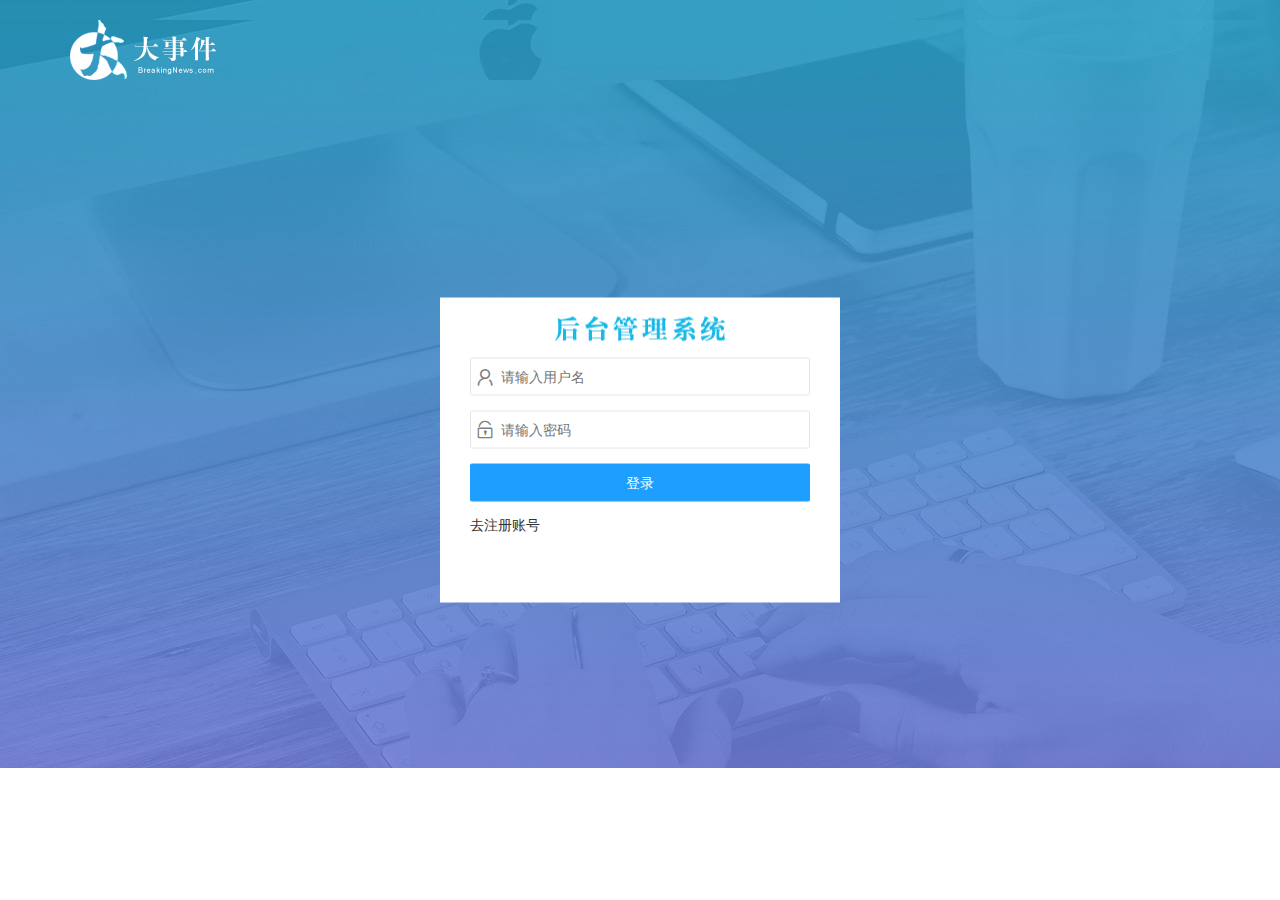
<file: index.html>
<!DOCTYPE html>
<html lang="en">

<head>
    <meta charset="UTF-8">
    <meta http-equiv="X-UA-Compatible" content="IE=edge">
    <meta name="viewport" content="width=device-width, height=device-height, initial-scale=1.0, user-scalable=yes">
    <title>大事件-登录/注册</title>
    <link rel="stylesheet" href="./assets/css/index.css">
    <link rel="stylesheet" href="./assets/lib/layui/css/layui.css">
    <script src="./assets/lib/jquery.js"></script>
    <script src="./assets/js/baseAPI.js"></script>
    <script src="./assets/js/index.js"></script>
    <script src="./assets/lib/layui/layui.all.js"></script>

</head>

<body>
    <div class="layui-main">
        <img src="./assets/images/logo.png" alt="">
    </div>
    <!-- 登录表格 -->
    <div class="login">
        <div class="tittle">
            <img src="./assets/images/login_title.png" alt="">
        </div>
        <form class="layui-form" action="" id="login">
            <div class="layui-form-item" style="padding:0 30px;">
                <!-- <div class="layui-input-block"> -->
                <i class="layui-icon layui-icon-username" style="font-size: 20px; color:grey;"></i>
                <input type="text" name="username" required lay-verify="required" placeholder="请输入用户名"
                    autocomplete="off" class="layui-input">
                <i class="layui-icon layui-icon-password" style="font-size: 20px; color: grey;"></i>
                <input type="text" name="password" required lay-verify="required|pwd" placeholder="请输入密码"
                    autocomplete="off" class="layui-input">
                <button class="layui-btn  layui-btn-normal layui-btn-fluid" lay-submit lay-filter="formDemo">登录</button>
            </div>
        </form>
        <div class="links">
            <a href="javascript:;" id="reg_link">去注册账号</a>
        </div>
    </div>
    <!-- 注册表格 -->
    <div class="reg">
        <div class="tittle">
            <img src="./assets/images/login_title.png" alt="">
        </div>
        <form class="layui-form" action="" id="reg_form">
            <div class="layui-form-item" style="padding:0 30px;">
                <!-- <div class="layui-input-block"> -->
                <i class="layui-icon layui-icon-username" style="font-size: 20px; color:grey;"></i>
                <input type="text" name="username" required lay-verify="required" placeholder="请输入用户名"
                    autocomplete="off" class="layui-input">
                <i class="layui-icon layui-icon-password" style="font-size: 20px; color: grey;"></i>
                <input type="text" name="password" required lay-verify="required|pwd" placeholder="请输入密码"
                    autocomplete="off" class="layui-input repassword">
                <i class="layui-icon layui-icon-password again" style="font-size: 20px; color: grey;"></i>
                <input type="text" name="repassword" required lay-verify="required|repwd" placeholder="请再次输入密码"
                    autocomplete="off" class="layui-input">
                <button class="layui-btn  layui-btn-normal layui-btn-fluid" lay-submit lay-filter="formDemo">注册</button>
            </div>
            <div class="links">
                <a href="javascript:;" id="log_link">去登录</a>
            </div>
        </form>
    </div>

</body>

</html>
</file>
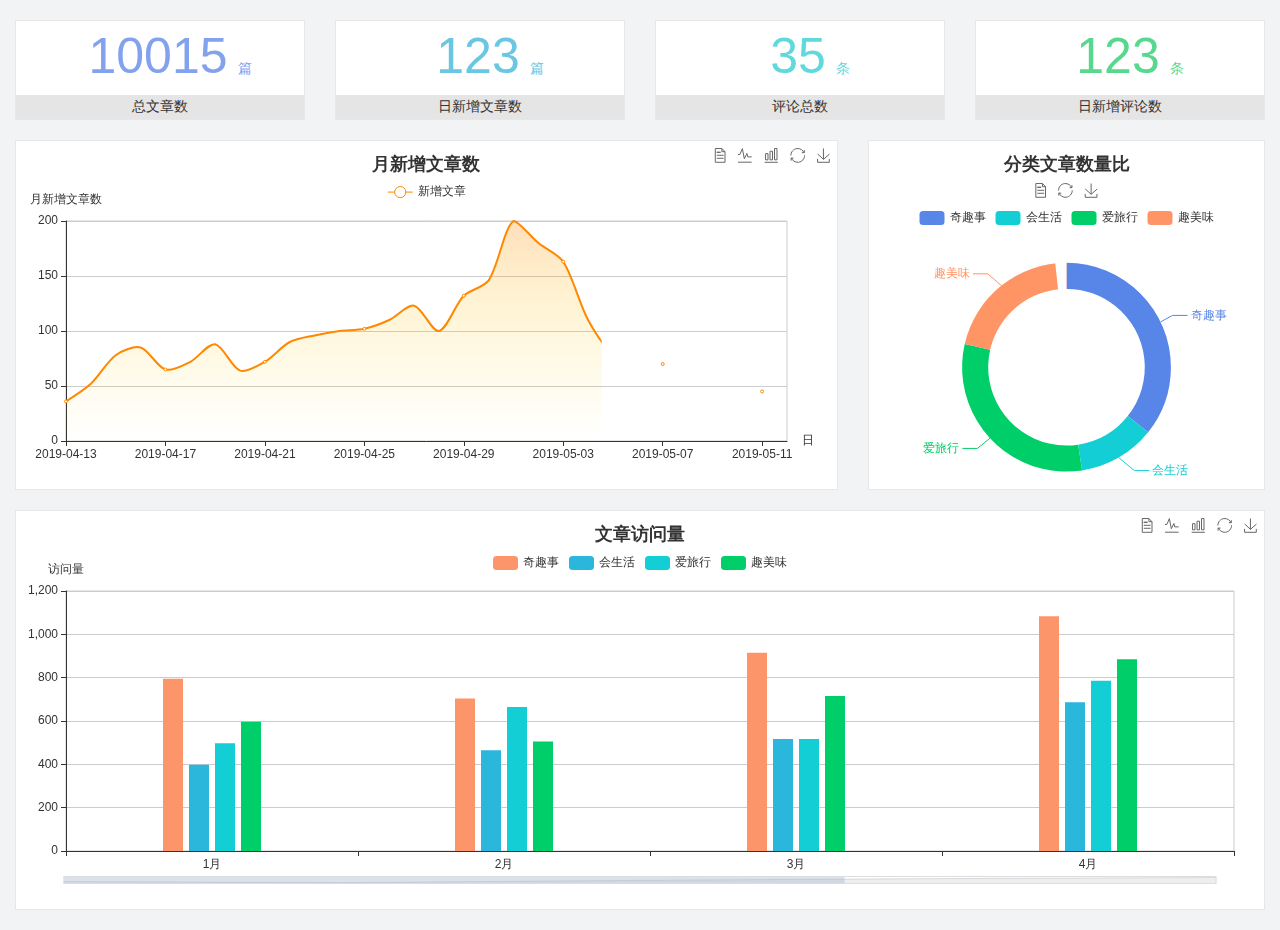
<file: home/dashboard.html>
<!DOCTYPE html>
<html lang="en">

<head>
  <meta charset="UTF-8">
  <meta name="viewport" content="width=device-width, initial-scale=1.0">
  <meta http-equiv="X-UA-Compatible" content="ie=edge">
  <title>图表统计</title>
  <link rel="stylesheet" href="../../assets/lib/bootstrap.css" />
  <link rel="stylesheet" href="../../assets/lib/main.css" />
  <script src="../../assets/lib/jquery.js"></script>
  <script type="text/javascript" src="../../assets/lib/echarts.min.js"></script>
</head>

<body>
  <div class="container-fluid">
    <div class="row spannel_list">
      <div class="col-sm-3 col-xs-6">
        <div class="spannel">
          <em>10015</em><span>篇</span>
          <b>总文章数</b>
        </div>
      </div>
      <div class="col-sm-3 col-xs-6">
        <div class="spannel scolor01">
          <em>123</em><span>篇</span>
          <b>日新增文章数</b>
        </div>
      </div>
      <div class="col-sm-3 col-xs-6">
        <div class="spannel scolor02">
          <em>35</em><span>条</span>
          <b>评论总数</b>
        </div>
      </div>
      <div class="col-sm-3 col-xs-6">
        <div class="spannel scolor03">
          <em>123</em><span>条</span>
          <b>日新增评论数</b>
        </div>
      </div>
    </div>
  </div>

  <div class="container-fluid">
    <div class="row curve-pie">
      <div class="col-lg-8 col-md-8">
        <div class="gragh_pannel" id="curve_show"></div>
      </div>
      <div class="col-lg-4 col-md-4">
        <div class="gragh_pannel" id="pie_show"></div>
      </div>
    </div>
  </div>

  <div class="container-fluid">
    <div class="column_pannel" id="column_show"></div>
  </div>

  <script>
    var oChart = echarts.init(document.getElementById('curve_show'));
    var aList_all = [
      { 'count': 36, 'date': '2019-04-13' },
      { 'count': 52, 'date': '2019-04-14' },
      { 'count': 78, 'date': '2019-04-15' },
      { 'count': 85, 'date': '2019-04-16' },
      { 'count': 65, 'date': '2019-04-17' },
      { 'count': 72, 'date': '2019-04-18' },
      { 'count': 88, 'date': '2019-04-19' },
      { 'count': 64, 'date': '2019-04-20' },
      { 'count': 72, 'date': '2019-04-21' },
      { 'count': 90, 'date': '2019-04-22' },
      { 'count': 96, 'date': '2019-04-23' },
      { 'count': 100, 'date': '2019-04-24' },
      { 'count': 102, 'date': '2019-04-25' },
      { 'count': 110, 'date': '2019-04-26' },
      { 'count': 123, 'date': '2019-04-27' },
      { 'count': 100, 'date': '2019-04-28' },
      { 'count': 132, 'date': '2019-04-29' },
      { 'count': 146, 'date': '2019-04-30' },
      { 'count': 200, 'date': '2019-05-01' },
      { 'count': 180, 'date': '2019-05-02' },
      { 'count': 163, 'date': '2019-05-03' },
      { 'count': 110, 'date': '2019-05-04' },
      { 'count': 80, 'date': '2019-05-05' },
      { 'count': 82, 'date': '2019-05-06' },
      { 'count': 70, 'date': '2019-05-07' },
      { 'count': 65, 'date': '2019-05-08' },
      { 'count': 54, 'date': '2019-05-09' },
      { 'count': 40, 'date': '2019-05-10' },
      { 'count': 45, 'date': '2019-05-11' },
      { 'count': 38, 'date': '2019-05-12' },
    ];

    let aCount = [];
    let aDate = [];

    for (var i = 0; i < aList_all.length; i++) {
      aCount.push(aList_all[i].count);
      aDate.push(aList_all[i].date);
    }

    var chartopt = {
      title: {
        text: '月新增文章数',
        left: 'center',
        top: '10'
      },
      tooltip: {
        trigger: 'axis'
      },
      legend: {
        data: ['新增文章'],
        top: '40'
      },
      toolbox: {
        show: true,
        feature: {
          mark: { show: true },
          dataView: { show: true, readOnly: false },
          magicType: { show: true, type: ['line', 'bar'] },
          restore: { show: true },
          saveAsImage: { show: true }
        }
      },
      calculable: true,
      xAxis: [
        {
          name: '日',
          type: 'category',
          boundaryGap: false,
          data: aDate
        }
      ],
      yAxis: [
        {
          name: '月新增文章数',
          type: 'value'
        }
      ],
      series: [
        {
          name: '新增文章',
          type: 'line',
          smooth: true,
          itemStyle: { normal: { areaStyle: { type: 'default' }, color: '#f80' }, lineStyle: { color: '#f80' } },
          data: aCount
        }],
      areaStyle: {
        normal: {
          color: new echarts.graphic.LinearGradient(0, 0, 0, 1, [{
            offset: 0,
            color: 'rgba(255,136,0,0.39)'
          }, {
            offset: .34,
            color: 'rgba(255,180,0,0.25)'
          }, {
            offset: 1,
            color: 'rgba(255,222,0,0.00)'
          }])

        }
      },
      grid: {
        show: true,
        x: 50,
        x2: 50,
        y: 80,
        height: 220
      }
    };

    oChart.setOption(chartopt);


    var oPie = echarts.init(document.getElementById('pie_show'));
    var oPieopt =
    {
      title: {
        top: 10,
        text: '分类文章数量比',
        x: 'center'
      },
      tooltip: {
        trigger: 'item',
        formatter: "{a} <br/>{b} : {c} ({d}%)"
      },
      color: ['#5885e8', '#13cfd5', '#00ce68', '#ff9565'],
      legend: {
        x: 'center',
        top: 65,
        data: ['奇趣事', '会生活', '爱旅行', '趣美味']
      },
      toolbox: {
        show: true,
        x: 'center',
        top: 35,
        feature: {
          mark: { show: true },
          dataView: { show: true, readOnly: false },
          magicType: {
            show: true,
            type: ['pie', 'funnel'],
            option: {
              funnel: {
                x: '25%',
                width: '50%',
                funnelAlign: 'left',
                max: 1548
              }
            }
          },
          restore: { show: true },
          saveAsImage: { show: true }
        }
      },
      calculable: true,
      series: [
        {
          name: '访问来源',
          type: 'pie',
          radius: ['45%', '60%'],
          center: ['50%', '65%'],
          data: [
            { value: 300, name: '奇趣事' },
            { value: 100, name: '会生活' },
            { value: 260, name: '爱旅行' },
            { value: 180, name: '趣美味' }
          ]
        }
      ]
    };
    oPie.setOption(oPieopt);



    var oColumn = this.echarts.init(document.getElementById('column_show'));
    var oColumnopt =
    {
      title: {
        text: '文章访问量',
        left: 'center',
        top: '10'
      },
      tooltip: {
        trigger: 'axis'
      },
      legend: {
        data: ['奇趣事', '会生活', '爱旅行', '趣美味'],
        top: '40'
      },
      toolbox: {
        show: true,
        feature: {
          mark: { show: true },
          dataView: { show: true, readOnly: false },
          magicType: { show: true, type: ['line', 'bar'] },
          restore: { show: true },
          saveAsImage: { show: true }
        }
      },
      calculable: true,
      xAxis: [
        {
          type: 'category',
          data: ['1月', '2月', '3月', '4月', '5月']
        }
      ],
      yAxis: [
        {
          name: '访问量',
          type: 'value'
        }
      ],
      series: [
        {
          name: '奇趣事',
          type: 'bar',
          barWidth: 20,
          itemStyle: {
            normal: { areaStyle: { type: 'default' }, color: '#fd956a' }
          },
          data: [800, 708, 920, 1090, 1200]
        },
        {
          name: '会生活',
          type: 'bar',
          barWidth: 20,
          itemStyle: {
            normal: { areaStyle: { type: 'default' }, color: '#2bb6db' }
          },
          data: [400, 468, 520, 690, 800]
        },
        {
          name: '爱旅行',
          type: 'bar',
          barWidth: 20,
          itemStyle: {
            normal: { areaStyle: { type: 'default' }, color: '#13cfd5' }
          },
          data: [500, 668, 520, 790, 900]
        },
        {
          name: '趣美味',
          type: 'bar',
          barWidth: 20,
          itemStyle: {
            normal: { areaStyle: { type: 'default' }, color: '#00ce68' }
          },
          data: [600, 508, 720, 890, 1000]
        }
      ],
      grid: {
        show: true,
        x: 50,
        x2: 30,
        y: 80,
        height: 260
      },
      dataZoom: [//给x轴设置滚动条
        {
          start: 0,//默认为0
          end: 100 - 1000 / 31,//默认为100
          type: 'slider',
          show: true,
          xAxisIndex: [0],
          handleSize: 0,//滑动条的 左右2个滑动条的大小
          height: 8,//组件高度
          left: 45, //左边的距离
          right: 50,//右边的距离
          bottom: 26,//右边的距离
          handleColor: '#ddd',//h滑动图标的颜色
          handleStyle: {
            borderColor: "#cacaca",
            borderWidth: "1",
            shadowBlur: 2,
            background: "#ddd",
            shadowColor: "#ddd",
          }
        }]
    };
    oColumn.setOption(oColumnopt);
  </script>
</body>

</html>
</file>
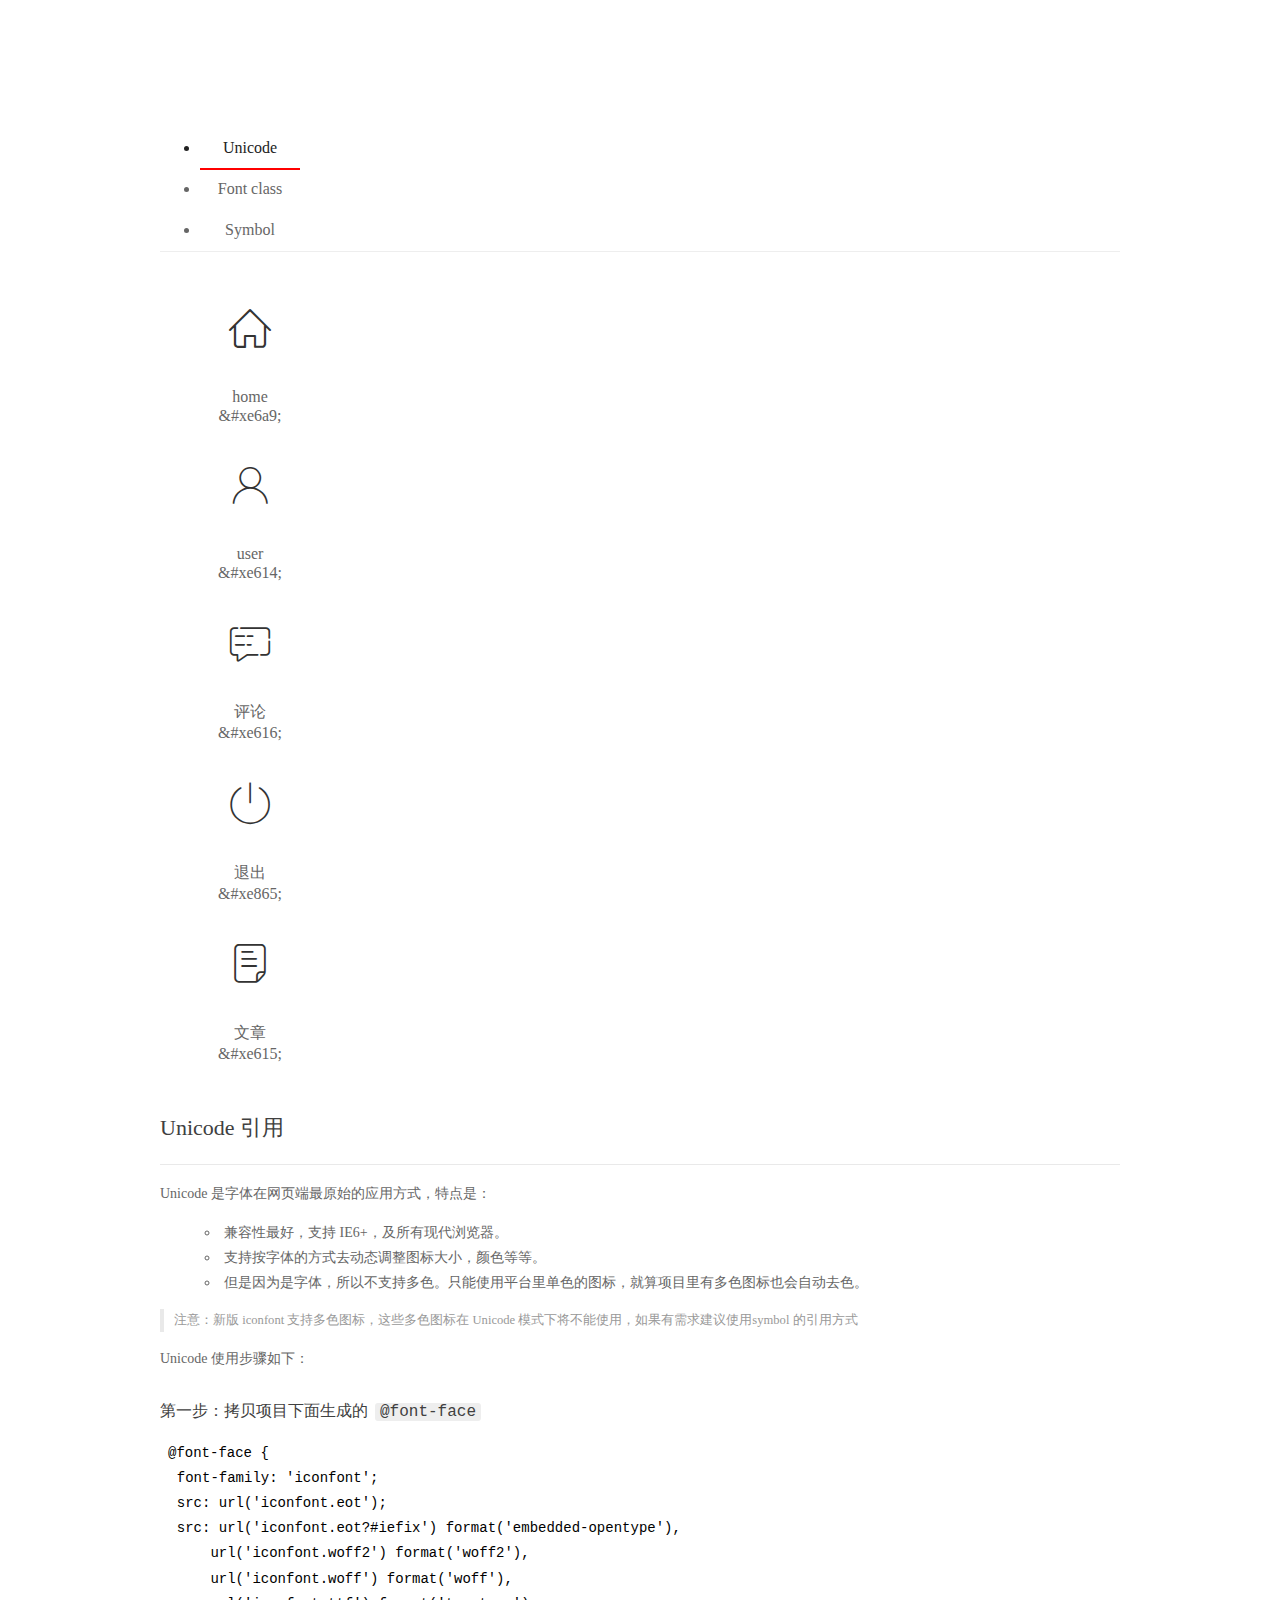
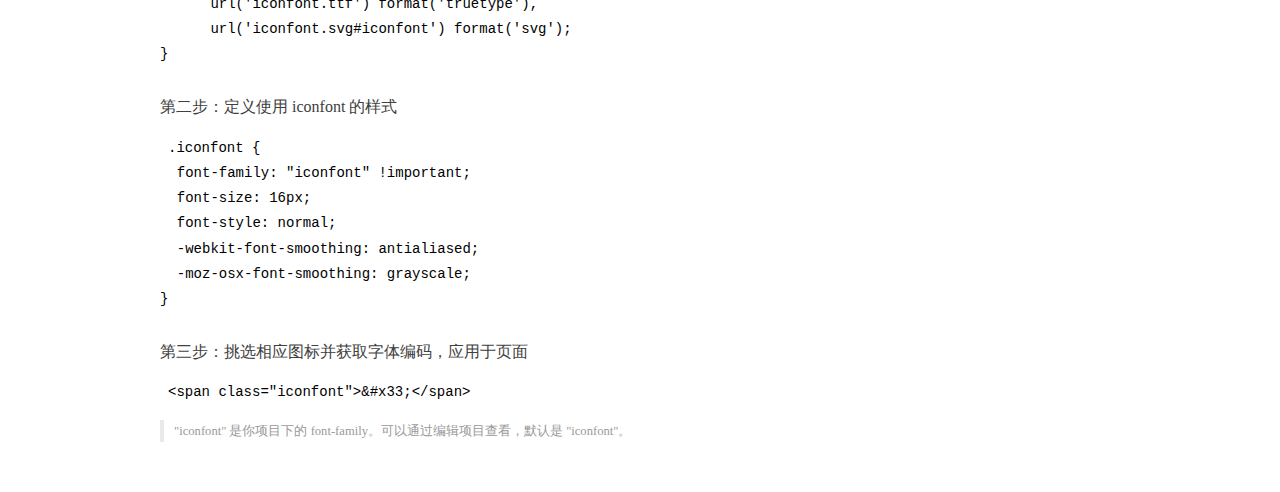
<file: assets/fonts/demo_index.html>
<!DOCTYPE html>
<html>
<head>
  <meta charset="utf-8"/>
  <title>IconFont Demo</title>
  <link rel="shortcut icon" href="https://gtms04.alicdn.com/tps/i4/TB1_oz6GVXXXXaFXpXXJDFnIXXX-64-64.ico" type="image/x-icon"/>
  <link rel="stylesheet" href="https://g.alicdn.com/thx/cube/1.3.2/cube.min.css">
  <link rel="stylesheet" href="demo.css">
  <link rel="stylesheet" href="iconfont.css">
  <script src="iconfont.js"></script>
  <!-- jQuery -->
  <script src="https://a1.alicdn.com/oss/uploads/2018/12/26/7bfddb60-08e8-11e9-9b04-53e73bb6408b.js"></script>
  <!-- 代码高亮 -->
  <script src="https://a1.alicdn.com/oss/uploads/2018/12/26/a3f714d0-08e6-11e9-8a15-ebf944d7534c.js"></script>
</head>
<body>
  <div class="main">
    <h1 class="logo"><a href="https://www.iconfont.cn/" title="iconfont 首页" target="_blank">&#xe86b;</a></h1>
    <div class="nav-tabs">
      <ul id="tabs" class="dib-box">
        <li class="dib active"><span>Unicode</span></li>
        <li class="dib"><span>Font class</span></li>
        <li class="dib"><span>Symbol</span></li>
      </ul>
      
    </div>
    <div class="tab-container">
      <div class="content unicode" style="display: block;">
          <ul class="icon_lists dib-box">
          
            <li class="dib">
              <span class="icon iconfont">&#xe6a9;</span>
                <div class="name">home</div>
                <div class="code-name">&amp;#xe6a9;</div>
              </li>
          
            <li class="dib">
              <span class="icon iconfont">&#xe614;</span>
                <div class="name">user</div>
                <div class="code-name">&amp;#xe614;</div>
              </li>
          
            <li class="dib">
              <span class="icon iconfont">&#xe616;</span>
                <div class="name">评论</div>
                <div class="code-name">&amp;#xe616;</div>
              </li>
          
            <li class="dib">
              <span class="icon iconfont">&#xe865;</span>
                <div class="name">退出</div>
                <div class="code-name">&amp;#xe865;</div>
              </li>
          
            <li class="dib">
              <span class="icon iconfont">&#xe615;</span>
                <div class="name">文章</div>
                <div class="code-name">&amp;#xe615;</div>
              </li>
          
          </ul>
          <div class="article markdown">
          <h2 id="unicode-">Unicode 引用</h2>
          <hr>

          <p>Unicode 是字体在网页端最原始的应用方式，特点是：</p>
          <ul>
            <li>兼容性最好，支持 IE6+，及所有现代浏览器。</li>
            <li>支持按字体的方式去动态调整图标大小，颜色等等。</li>
            <li>但是因为是字体，所以不支持多色。只能使用平台里单色的图标，就算项目里有多色图标也会自动去色。</li>
          </ul>
          <blockquote>
            <p>注意：新版 iconfont 支持多色图标，这些多色图标在 Unicode 模式下将不能使用，如果有需求建议使用symbol 的引用方式</p>
          </blockquote>
          <p>Unicode 使用步骤如下：</p>
          <h3 id="-font-face">第一步：拷贝项目下面生成的 <code>@font-face</code></h3>
<pre><code class="language-css"
>@font-face {
  font-family: 'iconfont';
  src: url('iconfont.eot');
  src: url('iconfont.eot?#iefix') format('embedded-opentype'),
      url('iconfont.woff2') format('woff2'),
      url('iconfont.woff') format('woff'),
      url('iconfont.ttf') format('truetype'),
      url('iconfont.svg#iconfont') format('svg');
}
</code></pre>
          <h3 id="-iconfont-">第二步：定义使用 iconfont 的样式</h3>
<pre><code class="language-css"
>.iconfont {
  font-family: "iconfont" !important;
  font-size: 16px;
  font-style: normal;
  -webkit-font-smoothing: antialiased;
  -moz-osx-font-smoothing: grayscale;
}
</code></pre>
          <h3 id="-">第三步：挑选相应图标并获取字体编码，应用于页面</h3>
<pre>
<code class="language-html"
>&lt;span class="iconfont"&gt;&amp;#x33;&lt;/span&gt;
</code></pre>
          <blockquote>
            <p>"iconfont" 是你项目下的 font-family。可以通过编辑项目查看，默认是 "iconfont"。</p>
          </blockquote>
          </div>
      </div>
      <div class="content font-class">
        <ul class="icon_lists dib-box">
          
          <li class="dib">
            <span class="icon iconfont icon-home"></span>
            <div class="name">
              home
            </div>
            <div class="code-name">.icon-home
            </div>
          </li>
          
          <li class="dib">
            <span class="icon iconfont icon-user"></span>
            <div class="name">
              user
            </div>
            <div class="code-name">.icon-user
            </div>
          </li>
          
          <li class="dib">
            <span class="icon iconfont icon-pinglun"></span>
            <div class="name">
              评论
            </div>
            <div class="code-name">.icon-pinglun
            </div>
          </li>
          
          <li class="dib">
            <span class="icon iconfont icon-tuichu"></span>
            <div class="name">
              退出
            </div>
            <div class="code-name">.icon-tuichu
            </div>
          </li>
          
          <li class="dib">
            <span class="icon iconfont icon-16"></span>
            <div class="name">
              文章
            </div>
            <div class="code-name">.icon-16
            </div>
          </li>
          
        </ul>
        <div class="article markdown">
        <h2 id="font-class-">font-class 引用</h2>
        <hr>

        <p>font-class 是 Unicode 使用方式的一种变种，主要是解决 Unicode 书写不直观，语意不明确的问题。</p>
        <p>与 Unicode 使用方式相比，具有如下特点：</p>
        <ul>
          <li>兼容性良好，支持 IE8+，及所有现代浏览器。</li>
          <li>相比于 Unicode 语意明确，书写更直观。可以很容易分辨这个 icon 是什么。</li>
          <li>因为使用 class 来定义图标，所以当要替换图标时，只需要修改 class 里面的 Unicode 引用。</li>
          <li>不过因为本质上还是使用的字体，所以多色图标还是不支持的。</li>
        </ul>
        <p>使用步骤如下：</p>
        <h3 id="-fontclass-">第一步：引入项目下面生成的 fontclass 代码：</h3>
<pre><code class="language-html">&lt;link rel="stylesheet" href="./iconfont.css"&gt;
</code></pre>
        <h3 id="-">第二步：挑选相应图标并获取类名，应用于页面：</h3>
<pre><code class="language-html">&lt;span class="iconfont icon-xxx"&gt;&lt;/span&gt;
</code></pre>
        <blockquote>
          <p>"
            iconfont" 是你项目下的 font-family。可以通过编辑项目查看，默认是 "iconfont"。</p>
        </blockquote>
      </div>
      </div>
      <div class="content symbol">
          <ul class="icon_lists dib-box">
          
            <li class="dib">
                <svg class="icon svg-icon" aria-hidden="true">
                  <use xlink:href="#icon-home"></use>
                </svg>
                <div class="name">home</div>
                <div class="code-name">#icon-home</div>
            </li>
          
            <li class="dib">
                <svg class="icon svg-icon" aria-hidden="true">
                  <use xlink:href="#icon-user"></use>
                </svg>
                <div class="name">user</div>
                <div class="code-name">#icon-user</div>
            </li>
          
            <li class="dib">
                <svg class="icon svg-icon" aria-hidden="true">
                  <use xlink:href="#icon-pinglun"></use>
                </svg>
                <div class="name">评论</div>
                <div class="code-name">#icon-pinglun</div>
            </li>
          
            <li class="dib">
                <svg class="icon svg-icon" aria-hidden="true">
                  <use xlink:href="#icon-tuichu"></use>
                </svg>
                <div class="name">退出</div>
                <div class="code-name">#icon-tuichu</div>
            </li>
          
            <li class="dib">
                <svg class="icon svg-icon" aria-hidden="true">
                  <use xlink:href="#icon-16"></use>
                </svg>
                <div class="name">文章</div>
                <div class="code-name">#icon-16</div>
            </li>
          
          </ul>
          <div class="article markdown">
          <h2 id="symbol-">Symbol 引用</h2>
          <hr>

          <p>这是一种全新的使用方式，应该说这才是未来的主流，也是平台目前推荐的用法。相关介绍可以参考这篇<a href="">文章</a>
            这种用法其实是做了一个 SVG 的集合，与另外两种相比具有如下特点：</p>
          <ul>
            <li>支持多色图标了，不再受单色限制。</li>
            <li>通过一些技巧，支持像字体那样，通过 <code>font-size</code>, <code>color</code> 来调整样式。</li>
            <li>兼容性较差，支持 IE9+，及现代浏览器。</li>
            <li>浏览器渲染 SVG 的性能一般，还不如 png。</li>
          </ul>
          <p>使用步骤如下：</p>
          <h3 id="-symbol-">第一步：引入项目下面生成的 symbol 代码：</h3>
<pre><code class="language-html">&lt;script src="./iconfont.js"&gt;&lt;/script&gt;
</code></pre>
          <h3 id="-css-">第二步：加入通用 CSS 代码（引入一次就行）：</h3>
<pre><code class="language-html">&lt;style&gt;
.icon {
  width: 1em;
  height: 1em;
  vertical-align: -0.15em;
  fill: currentColor;
  overflow: hidden;
}
&lt;/style&gt;
</code></pre>
          <h3 id="-">第三步：挑选相应图标并获取类名，应用于页面：</h3>
<pre><code class="language-html">&lt;svg class="icon" aria-hidden="true"&gt;
  &lt;use xlink:href="#icon-xxx"&gt;&lt;/use&gt;
&lt;/svg&gt;
</code></pre>
          </div>
      </div>

    </div>
  </div>
  <script>
  $(document).ready(function () {
      $('.tab-container .content:first').show()

      $('#tabs li').click(function (e) {
        var tabContent = $('.tab-container .content')
        var index = $(this).index()

        if ($(this).hasClass('active')) {
          return
        } else {
          $('#tabs li').removeClass('active')
          $(this).addClass('active')

          tabContent.hide().eq(index).fadeIn()
        }
      })
    })
  </script>
</body>
</html>
</file>
<file: assets/css/index.css>
html,body{
    padding: 0;
    margin: 0;
    background: url(../images/login_bg.jpg) no-repeat;
    background-size: cover;
    padding-top: 20px;
}
.login{
    width: 400px;
    height: 305px;
    background-color: #fff;
    position: absolute;
    left: 50%;
    top: 50%;
    transform: translate(-50%,-50%);
    /* display: none; */
}
.login .tittle{
    height:60px;
    line-height: 60px;
    text-align: center;

}
.layui-form input{
    margin-bottom: 15px;
}
.layui-form-item{
    position: relative;
}
.layui-icon-username{
    position: absolute;
    left: 35px;
    top: 8px;
}
.layui-icon-password{
    position: absolute;
    left: 35px;
    top: 60px;}
.layui-form-item input{
    padding-left: 30px;
}
.links{
    margin-left: 30px;
}
/* 注册表格样式 */
.reg{
    width: 400px;
    height: 305px;
    background-color: #fff;
    position: absolute;
    left: 50%;
    top: 50%;
    transform: translate(-50%,-50%);
    display: none;
}
.reg .tittle{
    height:60px;
    line-height: 60px;
    text-align: center;

}
.layui-form input{
    margin-bottom: 15px;
}
.layui-form-item{
    position: relative;
}
.layui-icon-username{
    position: absolute;
    left: 35px;
    top: 8px;
}
.layui-icon-password{
    position: absolute;
    left: 35px;
    top: 60px;}
.layui-icon-password.again{
        position: absolute;
        left: 35px;
        top: 114px;
    }
</file>
<file: assets/lib/layui/css/layui.css>
/** layui-v2.5.5 MIT License By https://www.layui.com */
 .layui-inline,img{display:inline-block;vertical-align:middle}h1,h2,h3,h4,h5,h6{font-weight:400}.layui-edge,.layui-header,.layui-inline,.layui-main{position:relative}.layui-body,.layui-edge,.layui-elip{overflow:hidden}.layui-btn,.layui-edge,.layui-inline,img{vertical-align:middle}.layui-btn,.layui-disabled,.layui-icon,.layui-unselect{-moz-user-select:none;-webkit-user-select:none;-ms-user-select:none}.layui-elip,.layui-form-checkbox span,.layui-form-pane .layui-form-label{text-overflow:ellipsis;white-space:nowrap}.layui-breadcrumb,.layui-tree-btnGroup{visibility:hidden}blockquote,body,button,dd,div,dl,dt,form,h1,h2,h3,h4,h5,h6,input,li,ol,p,pre,td,textarea,th,ul{margin:0;padding:0;-webkit-tap-highlight-color:rgba(0,0,0,0)}a:active,a:hover{outline:0}img{border:none}li{list-style:none}table{border-collapse:collapse;border-spacing:0}h4,h5,h6{font-size:100%}button,input,optgroup,option,select,textarea{font-family:inherit;font-size:inherit;font-style:inherit;font-weight:inherit;outline:0}pre{white-space:pre-wrap;white-space:-moz-pre-wrap;white-space:-pre-wrap;white-space:-o-pre-wrap;word-wrap:break-word}body{line-height:24px;font:14px Helvetica Neue,Helvetica,PingFang SC,Tahoma,Arial,sans-serif}hr{height:1px;margin:10px 0;border:0;clear:both}a{color:#333;text-decoration:none}a:hover{color:#777}a cite{font-style:normal;*cursor:pointer}.layui-border-box,.layui-border-box *{box-sizing:border-box}.layui-box,.layui-box *{box-sizing:content-box}.layui-clear{clear:both;*zoom:1}.layui-clear:after{content:'\20';clear:both;*zoom:1;display:block;height:0}.layui-inline{*display:inline;*zoom:1}.layui-edge{display:inline-block;width:0;height:0;border-width:6px;border-style:dashed;border-color:transparent}.layui-edge-top{top:-4px;border-bottom-color:#999;border-bottom-style:solid}.layui-edge-right{border-left-color:#999;border-left-style:solid}.layui-edge-bottom{top:2px;border-top-color:#999;border-top-style:solid}.layui-edge-left{border-right-color:#999;border-right-style:solid}.layui-disabled,.layui-disabled:hover{color:#d2d2d2!important;cursor:not-allowed!important}.layui-circle{border-radius:100%}.layui-show{display:block!important}.layui-hide{display:none!important}@font-face{font-family:layui-icon;src:url(../font/iconfont.eot?v=250);src:url(../font/iconfont.eot?v=250#iefix) format('embedded-opentype'),url(../font/iconfont.woff2?v=250) format('woff2'),url(../font/iconfont.woff?v=250) format('woff'),url(../font/iconfont.ttf?v=250) format('truetype'),url(../font/iconfont.svg?v=250#layui-icon) format('svg')}.layui-icon{font-family:layui-icon!important;font-size:16px;font-style:normal;-webkit-font-smoothing:antialiased;-moz-osx-font-smoothing:grayscale}.layui-icon-reply-fill:before{content:"\e611"}.layui-icon-set-fill:before{content:"\e614"}.layui-icon-menu-fill:before{content:"\e60f"}.layui-icon-search:before{content:"\e615"}.layui-icon-share:before{content:"\e641"}.layui-icon-set-sm:before{content:"\e620"}.layui-icon-engine:before{content:"\e628"}.layui-icon-close:before{content:"\1006"}.layui-icon-close-fill:before{content:"\1007"}.layui-icon-chart-screen:before{content:"\e629"}.layui-icon-star:before{content:"\e600"}.layui-icon-circle-dot:before{content:"\e617"}.layui-icon-chat:before{content:"\e606"}.layui-icon-release:before{content:"\e609"}.layui-icon-list:before{content:"\e60a"}.layui-icon-chart:before{content:"\e62c"}.layui-icon-ok-circle:before{content:"\1005"}.layui-icon-layim-theme:before{content:"\e61b"}.layui-icon-table:before{content:"\e62d"}.layui-icon-right:before{content:"\e602"}.layui-icon-left:before{content:"\e603"}.layui-icon-cart-simple:before{content:"\e698"}.layui-icon-face-cry:before{content:"\e69c"}.layui-icon-face-smile:before{content:"\e6af"}.layui-icon-survey:before{content:"\e6b2"}.layui-icon-tree:before{content:"\e62e"}.layui-icon-upload-circle:before{content:"\e62f"}.layui-icon-add-circle:before{content:"\e61f"}.layui-icon-download-circle:before{content:"\e601"}.layui-icon-templeate-1:before{content:"\e630"}.layui-icon-util:before{content:"\e631"}.layui-icon-face-surprised:before{content:"\e664"}.layui-icon-edit:before{content:"\e642"}.layui-icon-speaker:before{content:"\e645"}.layui-icon-down:before{content:"\e61a"}.layui-icon-file:before{content:"\e621"}.layui-icon-layouts:before{content:"\e632"}.layui-icon-rate-half:before{content:"\e6c9"}.layui-icon-add-circle-fine:before{content:"\e608"}.layui-icon-prev-circle:before{content:"\e633"}.layui-icon-read:before{content:"\e705"}.layui-icon-404:before{content:"\e61c"}.layui-icon-carousel:before{content:"\e634"}.layui-icon-help:before{content:"\e607"}.layui-icon-code-circle:before{content:"\e635"}.layui-icon-water:before{content:"\e636"}.layui-icon-username:before{content:"\e66f"}.layui-icon-find-fill:before{content:"\e670"}.layui-icon-about:before{content:"\e60b"}.layui-icon-location:before{content:"\e715"}.layui-icon-up:before{content:"\e619"}.layui-icon-pause:before{content:"\e651"}.layui-icon-date:before{content:"\e637"}.layui-icon-layim-uploadfile:before{content:"\e61d"}.layui-icon-delete:before{content:"\e640"}.layui-icon-play:before{content:"\e652"}.layui-icon-top:before{content:"\e604"}.layui-icon-friends:before{content:"\e612"}.layui-icon-refresh-3:before{content:"\e9aa"}.layui-icon-ok:before{content:"\e605"}.layui-icon-layer:before{content:"\e638"}.layui-icon-face-smile-fine:before{content:"\e60c"}.layui-icon-dollar:before{content:"\e659"}.layui-icon-group:before{content:"\e613"}.layui-icon-layim-download:before{content:"\e61e"}.layui-icon-picture-fine:before{content:"\e60d"}.layui-icon-link:before{content:"\e64c"}.layui-icon-diamond:before{content:"\e735"}.layui-icon-log:before{content:"\e60e"}.layui-icon-rate-solid:before{content:"\e67a"}.layui-icon-fonts-del:before{content:"\e64f"}.layui-icon-unlink:before{content:"\e64d"}.layui-icon-fonts-clear:before{content:"\e639"}.layui-icon-triangle-r:before{content:"\e623"}.layui-icon-circle:before{content:"\e63f"}.layui-icon-radio:before{content:"\e643"}.layui-icon-align-center:before{content:"\e647"}.layui-icon-align-right:before{content:"\e648"}.layui-icon-align-left:before{content:"\e649"}.layui-icon-loading-1:before{content:"\e63e"}.layui-icon-return:before{content:"\e65c"}.layui-icon-fonts-strong:before{content:"\e62b"}.layui-icon-upload:before{content:"\e67c"}.layui-icon-dialogue:before{content:"\e63a"}.layui-icon-video:before{content:"\e6ed"}.layui-icon-headset:before{content:"\e6fc"}.layui-icon-cellphone-fine:before{content:"\e63b"}.layui-icon-add-1:before{content:"\e654"}.layui-icon-face-smile-b:before{content:"\e650"}.layui-icon-fonts-html:before{content:"\e64b"}.layui-icon-form:before{content:"\e63c"}.layui-icon-cart:before{content:"\e657"}.layui-icon-camera-fill:before{content:"\e65d"}.layui-icon-tabs:before{content:"\e62a"}.layui-icon-fonts-code:before{content:"\e64e"}.layui-icon-fire:before{content:"\e756"}.layui-icon-set:before{content:"\e716"}.layui-icon-fonts-u:before{content:"\e646"}.layui-icon-triangle-d:before{content:"\e625"}.layui-icon-tips:before{content:"\e702"}.layui-icon-picture:before{content:"\e64a"}.layui-icon-more-vertical:before{content:"\e671"}.layui-icon-flag:before{content:"\e66c"}.layui-icon-loading:before{content:"\e63d"}.layui-icon-fonts-i:before{content:"\e644"}.layui-icon-refresh-1:before{content:"\e666"}.layui-icon-rmb:before{content:"\e65e"}.layui-icon-home:before{content:"\e68e"}.layui-icon-user:before{content:"\e770"}.layui-icon-notice:before{content:"\e667"}.layui-icon-login-weibo:before{content:"\e675"}.layui-icon-voice:before{content:"\e688"}.layui-icon-upload-drag:before{content:"\e681"}.layui-icon-login-qq:before{content:"\e676"}.layui-icon-snowflake:before{content:"\e6b1"}.layui-icon-file-b:before{content:"\e655"}.layui-icon-template:before{content:"\e663"}.layui-icon-auz:before{content:"\e672"}.layui-icon-console:before{content:"\e665"}.layui-icon-app:before{content:"\e653"}.layui-icon-prev:before{content:"\e65a"}.layui-icon-website:before{content:"\e7ae"}.layui-icon-next:before{content:"\e65b"}.layui-icon-component:before{content:"\e857"}.layui-icon-more:before{content:"\e65f"}.layui-icon-login-wechat:before{content:"\e677"}.layui-icon-shrink-right:before{content:"\e668"}.layui-icon-spread-left:before{content:"\e66b"}.layui-icon-camera:before{content:"\e660"}.layui-icon-note:before{content:"\e66e"}.layui-icon-refresh:before{content:"\e669"}.layui-icon-female:before{content:"\e661"}.layui-icon-male:before{content:"\e662"}.layui-icon-password:before{content:"\e673"}.layui-icon-senior:before{content:"\e674"}.layui-icon-theme:before{content:"\e66a"}.layui-icon-tread:before{content:"\e6c5"}.layui-icon-praise:before{content:"\e6c6"}.layui-icon-star-fill:before{content:"\e658"}.layui-icon-rate:before{content:"\e67b"}.layui-icon-template-1:before{content:"\e656"}.layui-icon-vercode:before{content:"\e679"}.layui-icon-cellphone:before{content:"\e678"}.layui-icon-screen-full:before{content:"\e622"}.layui-icon-screen-restore:before{content:"\e758"}.layui-icon-cols:before{content:"\e610"}.layui-icon-export:before{content:"\e67d"}.layui-icon-print:before{content:"\e66d"}.layui-icon-slider:before{content:"\e714"}.layui-icon-addition:before{content:"\e624"}.layui-icon-subtraction:before{content:"\e67e"}.layui-icon-service:before{content:"\e626"}.layui-icon-transfer:before{content:"\e691"}.layui-main{width:1140px;margin:0 auto}.layui-header{z-index:1000;height:60px}.layui-header a:hover{transition:all .5s;-webkit-transition:all .5s}.layui-side{position:fixed;left:0;top:0;bottom:0;z-index:999;width:200px;overflow-x:hidden}.layui-side-scroll{position:relative;width:220px;height:100%;overflow-x:hidden}.layui-body{position:absolute;left:200px;right:0;top:0;bottom:0;z-index:998;width:auto;overflow-y:auto;box-sizing:border-box}.layui-layout-body{overflow:hidden}.layui-layout-admin .layui-header{background-color:#23262E}.layui-layout-admin .layui-side{top:60px;width:200px;overflow-x:hidden}.layui-layout-admin .layui-body{position:fixed;top:60px;bottom:44px}.layui-layout-admin .layui-main{width:auto;margin:0 15px}.layui-layout-admin .layui-footer{position:fixed;left:200px;right:0;bottom:0;height:44px;line-height:44px;padding:0 15px;background-color:#eee}.layui-layout-admin .layui-logo{position:absolute;left:0;top:0;width:200px;height:100%;line-height:60px;text-align:center;color:#009688;font-size:16px}.layui-layout-admin .layui-header .layui-nav{background:0 0}.layui-layout-left{position:absolute!important;left:200px;top:0}.layui-layout-right{position:absolute!important;right:0;top:0}.layui-container{position:relative;margin:0 auto;padding:0 15px;box-sizing:border-box}.layui-fluid{position:relative;margin:0 auto;padding:0 15px}.layui-row:after,.layui-row:before{content:'';display:block;clear:both}.layui-col-lg1,.layui-col-lg10,.layui-col-lg11,.layui-col-lg12,.layui-col-lg2,.layui-col-lg3,.layui-col-lg4,.layui-col-lg5,.layui-col-lg6,.layui-col-lg7,.layui-col-lg8,.layui-col-lg9,.layui-col-md1,.layui-col-md10,.layui-col-md11,.layui-col-md12,.layui-col-md2,.layui-col-md3,.layui-col-md4,.layui-col-md5,.layui-col-md6,.layui-col-md7,.layui-col-md8,.layui-col-md9,.layui-col-sm1,.layui-col-sm10,.layui-col-sm11,.layui-col-sm12,.layui-col-sm2,.layui-col-sm3,.layui-col-sm4,.layui-col-sm5,.layui-col-sm6,.layui-col-sm7,.layui-col-sm8,.layui-col-sm9,.layui-col-xs1,.layui-col-xs10,.layui-col-xs11,.layui-col-xs12,.layui-col-xs2,.layui-col-xs3,.layui-col-xs4,.layui-col-xs5,.layui-col-xs6,.layui-col-xs7,.layui-col-xs8,.layui-col-xs9{position:relative;display:block;box-sizing:border-box}.layui-col-xs1,.layui-col-xs10,.layui-col-xs11,.layui-col-xs12,.layui-col-xs2,.layui-col-xs3,.layui-col-xs4,.layui-col-xs5,.layui-col-xs6,.layui-col-xs7,.layui-col-xs8,.layui-col-xs9{float:left}.layui-col-xs1{width:8.33333333%}.layui-col-xs2{width:16.66666667%}.layui-col-xs3{width:25%}.layui-col-xs4{width:33.33333333%}.layui-col-xs5{width:41.66666667%}.layui-col-xs6{width:50%}.layui-col-xs7{width:58.33333333%}.layui-col-xs8{width:66.66666667%}.layui-col-xs9{width:75%}.layui-col-xs10{width:83.33333333%}.layui-col-xs11{width:91.66666667%}.layui-col-xs12{width:100%}.layui-col-xs-offset1{margin-left:8.33333333%}.layui-col-xs-offset2{margin-left:16.66666667%}.layui-col-xs-offset3{margin-left:25%}.layui-col-xs-offset4{margin-left:33.33333333%}.layui-col-xs-offset5{margin-left:41.66666667%}.layui-col-xs-offset6{margin-left:50%}.layui-col-xs-offset7{margin-left:58.33333333%}.layui-col-xs-offset8{margin-left:66.66666667%}.layui-col-xs-offset9{margin-left:75%}.layui-col-xs-offset10{margin-left:83.33333333%}.layui-col-xs-offset11{margin-left:91.66666667%}.layui-col-xs-offset12{margin-left:100%}@media screen and (max-width:768px){.layui-hide-xs{display:none!important}.layui-show-xs-block{display:block!important}.layui-show-xs-inline{display:inline!important}.layui-show-xs-inline-block{display:inline-block!important}}@media screen and (min-width:768px){.layui-container{width:750px}.layui-hide-sm{display:none!important}.layui-show-sm-block{display:block!important}.layui-show-sm-inline{display:inline!important}.layui-show-sm-inline-block{display:inline-block!important}.layui-col-sm1,.layui-col-sm10,.layui-col-sm11,.layui-col-sm12,.layui-col-sm2,.layui-col-sm3,.layui-col-sm4,.layui-col-sm5,.layui-col-sm6,.layui-col-sm7,.layui-col-sm8,.layui-col-sm9{float:left}.layui-col-sm1{width:8.33333333%}.layui-col-sm2{width:16.66666667%}.layui-col-sm3{width:25%}.layui-col-sm4{width:33.33333333%}.layui-col-sm5{width:41.66666667%}.layui-col-sm6{width:50%}.layui-col-sm7{width:58.33333333%}.layui-col-sm8{width:66.66666667%}.layui-col-sm9{width:75%}.layui-col-sm10{width:83.33333333%}.layui-col-sm11{width:91.66666667%}.layui-col-sm12{width:100%}.layui-col-sm-offset1{margin-left:8.33333333%}.layui-col-sm-offset2{margin-left:16.66666667%}.layui-col-sm-offset3{margin-left:25%}.layui-col-sm-offset4{margin-left:33.33333333%}.layui-col-sm-offset5{margin-left:41.66666667%}.layui-col-sm-offset6{margin-left:50%}.layui-col-sm-offset7{margin-left:58.33333333%}.layui-col-sm-offset8{margin-left:66.66666667%}.layui-col-sm-offset9{margin-left:75%}.layui-col-sm-offset10{margin-left:83.33333333%}.layui-col-sm-offset11{margin-left:91.66666667%}.layui-col-sm-offset12{margin-left:100%}}@media screen and (min-width:992px){.layui-container{width:970px}.layui-hide-md{display:none!important}.layui-show-md-block{display:block!important}.layui-show-md-inline{display:inline!important}.layui-show-md-inline-block{display:inline-block!important}.layui-col-md1,.layui-col-md10,.layui-col-md11,.layui-col-md12,.layui-col-md2,.layui-col-md3,.layui-col-md4,.layui-col-md5,.layui-col-md6,.layui-col-md7,.layui-col-md8,.layui-col-md9{float:left}.layui-col-md1{width:8.33333333%}.layui-col-md2{width:16.66666667%}.layui-col-md3{width:25%}.layui-col-md4{width:33.33333333%}.layui-col-md5{width:41.66666667%}.layui-col-md6{width:50%}.layui-col-md7{width:58.33333333%}.layui-col-md8{width:66.66666667%}.layui-col-md9{width:75%}.layui-col-md10{width:83.33333333%}.layui-col-md11{width:91.66666667%}.layui-col-md12{width:100%}.layui-col-md-offset1{margin-left:8.33333333%}.layui-col-md-offset2{margin-left:16.66666667%}.layui-col-md-offset3{margin-left:25%}.layui-col-md-offset4{margin-left:33.33333333%}.layui-col-md-offset5{margin-left:41.66666667%}.layui-col-md-offset6{margin-left:50%}.layui-col-md-offset7{margin-left:58.33333333%}.layui-col-md-offset8{margin-left:66.66666667%}.layui-col-md-offset9{margin-left:75%}.layui-col-md-offset10{margin-left:83.33333333%}.layui-col-md-offset11{margin-left:91.66666667%}.layui-col-md-offset12{margin-left:100%}}@media screen and (min-width:1200px){.layui-container{width:1170px}.layui-hide-lg{display:none!important}.layui-show-lg-block{display:block!important}.layui-show-lg-inline{display:inline!important}.layui-show-lg-inline-block{display:inline-block!important}.layui-col-lg1,.layui-col-lg10,.layui-col-lg11,.layui-col-lg12,.layui-col-lg2,.layui-col-lg3,.layui-col-lg4,.layui-col-lg5,.layui-col-lg6,.layui-col-lg7,.layui-col-lg8,.layui-col-lg9{float:left}.layui-col-lg1{width:8.33333333%}.layui-col-lg2{width:16.66666667%}.layui-col-lg3{width:25%}.layui-col-lg4{width:33.33333333%}.layui-col-lg5{width:41.66666667%}.layui-col-lg6{width:50%}.layui-col-lg7{width:58.33333333%}.layui-col-lg8{width:66.66666667%}.layui-col-lg9{width:75%}.layui-col-lg10{width:83.33333333%}.layui-col-lg11{width:91.66666667%}.layui-col-lg12{width:100%}.layui-col-lg-offset1{margin-left:8.33333333%}.layui-col-lg-offset2{margin-left:16.66666667%}.layui-col-lg-offset3{margin-left:25%}.layui-col-lg-offset4{margin-left:33.33333333%}.layui-col-lg-offset5{margin-left:41.66666667%}.layui-col-lg-offset6{margin-left:50%}.layui-col-lg-offset7{margin-left:58.33333333%}.layui-col-lg-offset8{margin-left:66.66666667%}.layui-col-lg-offset9{margin-left:75%}.layui-col-lg-offset10{margin-left:83.33333333%}.layui-col-lg-offset11{margin-left:91.66666667%}.layui-col-lg-offset12{margin-left:100%}}.layui-col-space1{margin:-.5px}.layui-col-space1>*{padding:.5px}.layui-col-space3{margin:-1.5px}.layui-col-space3>*{padding:1.5px}.layui-col-space5{margin:-2.5px}.layui-col-space5>*{padding:2.5px}.layui-col-space8{margin:-3.5px}.layui-col-space8>*{padding:3.5px}.layui-col-space10{margin:-5px}.layui-col-space10>*{padding:5px}.layui-col-space12{margin:-6px}.layui-col-space12>*{padding:6px}.layui-col-space15{margin:-7.5px}.layui-col-space15>*{padding:7.5px}.layui-col-space18{margin:-9px}.layui-col-space18>*{padding:9px}.layui-col-space20{margin:-10px}.layui-col-space20>*{padding:10px}.layui-col-space22{margin:-11px}.layui-col-space22>*{padding:11px}.layui-col-space25{margin:-12.5px}.layui-col-space25>*{padding:12.5px}.layui-col-space30{margin:-15px}.layui-col-space30>*{padding:15px}.layui-btn,.layui-input,.layui-select,.layui-textarea,.layui-upload-button{outline:0;-webkit-appearance:none;transition:all .3s;-webkit-transition:all .3s;box-sizing:border-box}.layui-elem-quote{margin-bottom:10px;padding:15px;line-height:22px;border-left:5px solid #009688;border-radius:0 2px 2px 0;background-color:#f2f2f2}.layui-quote-nm{border-style:solid;border-width:1px 1px 1px 5px;background:0 0}.layui-elem-field{margin-bottom:10px;padding:0;border-width:1px;border-style:solid}.layui-elem-field legend{margin-left:20px;padding:0 10px;font-size:20px;font-weight:300}.layui-field-title{margin:10px 0 20px;border-width:1px 0 0}.layui-field-box{padding:10px 15px}.layui-field-title .layui-field-box{padding:10px 0}.layui-progress{position:relative;height:6px;border-radius:20px;background-color:#e2e2e2}.layui-progress-bar{position:absolute;left:0;top:0;width:0;max-width:100%;height:6px;border-radius:20px;text-align:right;background-color:#5FB878;transition:all .3s;-webkit-transition:all .3s}.layui-progress-big,.layui-progress-big .layui-progress-bar{height:18px;line-height:18px}.layui-progress-text{position:relative;top:-20px;line-height:18px;font-size:12px;color:#666}.layui-progress-big .layui-progress-text{position:static;padding:0 10px;color:#fff}.layui-collapse{border-width:1px;border-style:solid;border-radius:2px}.layui-colla-content,.layui-colla-item{border-top-width:1px;border-top-style:solid}.layui-colla-item:first-child{border-top:none}.layui-colla-title{position:relative;height:42px;line-height:42px;padding:0 15px 0 35px;color:#333;background-color:#f2f2f2;cursor:pointer;font-size:14px;overflow:hidden}.layui-colla-content{display:none;padding:10px 15px;line-height:22px;color:#666}.layui-colla-icon{position:absolute;left:15px;top:0;font-size:14px}.layui-card{margin-bottom:15px;border-radius:2px;background-color:#fff;box-shadow:0 1px 2px 0 rgba(0,0,0,.05)}.layui-card:last-child{margin-bottom:0}.layui-card-header{position:relative;height:42px;line-height:42px;padding:0 15px;border-bottom:1px solid #f6f6f6;color:#333;border-radius:2px 2px 0 0;font-size:14px}.layui-bg-black,.layui-bg-blue,.layui-bg-cyan,.layui-bg-green,.layui-bg-orange,.layui-bg-red{color:#fff!important}.layui-card-body{position:relative;padding:10px 15px;line-height:24px}.layui-card-body[pad15]{padding:15px}.layui-card-body[pad20]{padding:20px}.layui-card-body .layui-table{margin:5px 0}.layui-card .layui-tab{margin:0}.layui-panel-window{position:relative;padding:15px;border-radius:0;border-top:5px solid #E6E6E6;background-color:#fff}.layui-auxiliar-moving{position:fixed;left:0;right:0;top:0;bottom:0;width:100%;height:100%;background:0 0;z-index:9999999999}.layui-form-label,.layui-form-mid,.layui-form-select,.layui-input-block,.layui-input-inline,.layui-textarea{position:relative}.layui-bg-red{background-color:#FF5722!important}.layui-bg-orange{background-color:#FFB800!important}.layui-bg-green{background-color:#009688!important}.layui-bg-cyan{background-color:#2F4056!important}.layui-bg-blue{background-color:#1E9FFF!important}.layui-bg-black{background-color:#393D49!important}.layui-bg-gray{background-color:#eee!important;color:#666!important}.layui-badge-rim,.layui-colla-content,.layui-colla-item,.layui-collapse,.layui-elem-field,.layui-form-pane .layui-form-item[pane],.layui-form-pane .layui-form-label,.layui-input,.layui-layedit,.layui-layedit-tool,.layui-quote-nm,.layui-select,.layui-tab-bar,.layui-tab-card,.layui-tab-title,.layui-tab-title .layui-this:after,.layui-textarea{border-color:#e6e6e6}.layui-timeline-item:before,hr{background-color:#e6e6e6}.layui-text{line-height:22px;font-size:14px;color:#666}.layui-text h1,.layui-text h2,.layui-text h3{font-weight:500;color:#333}.layui-text h1{font-size:30px}.layui-text h2{font-size:24px}.layui-text h3{font-size:18px}.layui-text a:not(.layui-btn){color:#01AAED}.layui-text a:not(.layui-btn):hover{text-decoration:underline}.layui-text ul{padding:5px 0 5px 15px}.layui-text ul li{margin-top:5px;list-style-type:disc}.layui-text em,.layui-word-aux{color:#999!important;padding:0 5px!important}.layui-btn{display:inline-block;height:38px;line-height:38px;padding:0 18px;background-color:#009688;color:#fff;white-space:nowrap;text-align:center;font-size:14px;border:none;border-radius:2px;cursor:pointer}.layui-btn:hover{opacity:.8;filter:alpha(opacity=80);color:#fff}.layui-btn:active{opacity:1;filter:alpha(opacity=100)}.layui-btn+.layui-btn{margin-left:10px}.layui-btn-container{font-size:0}.layui-btn-container .layui-btn{margin-right:10px;margin-bottom:10px}.layui-btn-container .layui-btn+.layui-btn{margin-left:0}.layui-table .layui-btn-container .layui-btn{margin-bottom:9px}.layui-btn-radius{border-radius:100px}.layui-btn .layui-icon{margin-right:3px;font-size:18px;vertical-align:bottom;vertical-align:middle\9}.layui-btn-primary{border:1px solid #C9C9C9;background-color:#fff;color:#555}.layui-btn-primary:hover{border-color:#009688;color:#333}.layui-btn-normal{background-color:#1E9FFF}.layui-btn-warm{background-color:#FFB800}.layui-btn-danger{background-color:#FF5722}.layui-btn-checked{background-color:#5FB878}.layui-btn-disabled,.layui-btn-disabled:active,.layui-btn-disabled:hover{border:1px solid #e6e6e6;background-color:#FBFBFB;color:#C9C9C9;cursor:not-allowed;opacity:1}.layui-btn-lg{height:44px;line-height:44px;padding:0 25px;font-size:16px}.layui-btn-sm{height:30px;line-height:30px;padding:0 10px;font-size:12px}.layui-btn-sm i{font-size:16px!important}.layui-btn-xs{height:22px;line-height:22px;padding:0 5px;font-size:12px}.layui-btn-xs i{font-size:14px!important}.layui-btn-group{display:inline-block;vertical-align:middle;font-size:0}.layui-btn-group .layui-btn{margin-left:0!important;margin-right:0!important;border-left:1px solid rgba(255,255,255,.5);border-radius:0}.layui-btn-group .layui-btn-primary{border-left:none}.layui-btn-group .layui-btn-primary:hover{border-color:#C9C9C9;color:#009688}.layui-btn-group .layui-btn:first-child{border-left:none;border-radius:2px 0 0 2px}.layui-btn-group .layui-btn-primary:first-child{border-left:1px solid #c9c9c9}.layui-btn-group .layui-btn:last-child{border-radius:0 2px 2px 0}.layui-btn-group .layui-btn+.layui-btn{margin-left:0}.layui-btn-group+.layui-btn-group{margin-left:10px}.layui-btn-fluid{width:100%}.layui-input,.layui-select,.layui-textarea{height:38px;line-height:1.3;line-height:38px\9;border-width:1px;border-style:solid;background-color:#fff;border-radius:2px}.layui-input::-webkit-input-placeholder,.layui-select::-webkit-input-placeholder,.layui-textarea::-webkit-input-placeholder{line-height:1.3}.layui-input,.layui-textarea{display:block;width:100%;padding-left:10px}.layui-input:hover,.layui-textarea:hover{border-color:#D2D2D2!important}.layui-input:focus,.layui-textarea:focus{border-color:#C9C9C9!important}.layui-textarea{min-height:100px;height:auto;line-height:20px;padding:6px 10px;resize:vertical}.layui-select{padding:0 10px}.layui-form input[type=checkbox],.layui-form input[type=radio],.layui-form select{display:none}.layui-form [lay-ignore]{display:initial}.layui-form-item{margin-bottom:15px;clear:both;*zoom:1}.layui-form-item:after{content:'\20';clear:both;*zoom:1;display:block;height:0}.layui-form-label{float:left;display:block;padding:9px 15px;width:80px;font-weight:400;line-height:20px;text-align:right}.layui-form-label-col{display:block;float:none;padding:9px 0;line-height:20px;text-align:left}.layui-form-item .layui-inline{margin-bottom:5px;margin-right:10px}.layui-input-block{margin-left:110px;min-height:36px}.layui-input-inline{display:inline-block;vertical-align:middle}.layui-form-item .layui-input-inline{float:left;width:190px;margin-right:10px}.layui-form-text .layui-input-inline{width:auto}.layui-form-mid{float:left;display:block;padding:9px 0!important;line-height:20px;margin-right:10px}.layui-form-danger+.layui-form-select .layui-input,.layui-form-danger:focus{border-color:#FF5722!important}.layui-form-select .layui-input{padding-right:30px;cursor:pointer}.layui-form-select .layui-edge{position:absolute;right:10px;top:50%;margin-top:-3px;cursor:pointer;border-width:6px;border-top-color:#c2c2c2;border-top-style:solid;transition:all .3s;-webkit-transition:all .3s}.layui-form-select dl{display:none;position:absolute;left:0;top:42px;padding:5px 0;z-index:899;min-width:100%;border:1px solid #d2d2d2;max-height:300px;overflow-y:auto;background-color:#fff;border-radius:2px;box-shadow:0 2px 4px rgba(0,0,0,.12);box-sizing:border-box}.layui-form-select dl dd,.layui-form-select dl dt{padding:0 10px;line-height:36px;white-space:nowrap;overflow:hidden;text-overflow:ellipsis}.layui-form-select dl dt{font-size:12px;color:#999}.layui-form-select dl dd{cursor:pointer}.layui-form-select dl dd:hover{background-color:#f2f2f2;-webkit-transition:.5s all;transition:.5s all}.layui-form-select .layui-select-group dd{padding-left:20px}.layui-form-select dl dd.layui-select-tips{padding-left:10px!important;color:#999}.layui-form-select dl dd.layui-this{background-color:#5FB878;color:#fff}.layui-form-checkbox,.layui-form-select dl dd.layui-disabled{background-color:#fff}.layui-form-selected dl{display:block}.layui-form-checkbox,.layui-form-checkbox *,.layui-form-switch{display:inline-block;vertical-align:middle}.layui-form-selected .layui-edge{margin-top:-9px;-webkit-transform:rotate(180deg);transform:rotate(180deg);margin-top:-3px\9}:root .layui-form-selected .layui-edge{margin-top:-9px\0/IE9}.layui-form-selectup dl{top:auto;bottom:42px}.layui-select-none{margin:5px 0;text-align:center;color:#999}.layui-select-disabled .layui-disabled{border-color:#eee!important}.layui-select-disabled .layui-edge{border-top-color:#d2d2d2}.layui-form-checkbox{position:relative;height:30px;line-height:30px;margin-right:10px;padding-right:30px;cursor:pointer;font-size:0;-webkit-transition:.1s linear;transition:.1s linear;box-sizing:border-box}.layui-form-checkbox span{padding:0 10px;height:100%;font-size:14px;border-radius:2px 0 0 2px;background-color:#d2d2d2;color:#fff;overflow:hidden}.layui-form-checkbox:hover span{background-color:#c2c2c2}.layui-form-checkbox i{position:absolute;right:0;top:0;width:30px;height:28px;border:1px solid #d2d2d2;border-left:none;border-radius:0 2px 2px 0;color:#fff;font-size:20px;text-align:center}.layui-form-checkbox:hover i{border-color:#c2c2c2;color:#c2c2c2}.layui-form-checked,.layui-form-checked:hover{border-color:#5FB878}.layui-form-checked span,.layui-form-checked:hover span{background-color:#5FB878}.layui-form-checked i,.layui-form-checked:hover i{color:#5FB878}.layui-form-item .layui-form-checkbox{margin-top:4px}.layui-form-checkbox[lay-skin=primary]{height:auto!important;line-height:normal!important;min-width:18px;min-height:18px;border:none!important;margin-right:0;padding-left:28px;padding-right:0;background:0 0}.layui-form-checkbox[lay-skin=primary] span{padding-left:0;padding-right:15px;line-height:18px;background:0 0;color:#666}.layui-form-checkbox[lay-skin=primary] i{right:auto;left:0;width:16px;height:16px;line-height:16px;border:1px solid #d2d2d2;font-size:12px;border-radius:2px;background-color:#fff;-webkit-transition:.1s linear;transition:.1s linear}.layui-form-checkbox[lay-skin=primary]:hover i{border-color:#5FB878;color:#fff}.layui-form-checked[lay-skin=primary] i{border-color:#5FB878!important;background-color:#5FB878;color:#fff}.layui-checkbox-disbaled[lay-skin=primary] span{background:0 0!important;color:#c2c2c2}.layui-checkbox-disbaled[lay-skin=primary]:hover i{border-color:#d2d2d2}.layui-form-item .layui-form-checkbox[lay-skin=primary]{margin-top:10px}.layui-form-switch{position:relative;height:22px;line-height:22px;min-width:35px;padding:0 5px;margin-top:8px;border:1px solid #d2d2d2;border-radius:20px;cursor:pointer;background-color:#fff;-webkit-transition:.1s linear;transition:.1s linear}.layui-form-switch i{position:absolute;left:5px;top:3px;width:16px;height:16px;border-radius:20px;background-color:#d2d2d2;-webkit-transition:.1s linear;transition:.1s linear}.layui-form-switch em{position:relative;top:0;width:25px;margin-left:21px;padding:0!important;text-align:center!important;color:#999!important;font-style:normal!important;font-size:12px}.layui-form-onswitch{border-color:#5FB878;background-color:#5FB878}.layui-checkbox-disbaled,.layui-checkbox-disbaled i{border-color:#e2e2e2!important}.layui-form-onswitch i{left:100%;margin-left:-21px;background-color:#fff}.layui-form-onswitch em{margin-left:5px;margin-right:21px;color:#fff!important}.layui-checkbox-disbaled span{background-color:#e2e2e2!important}.layui-checkbox-disbaled:hover i{color:#fff!important}[lay-radio]{display:none}.layui-form-radio,.layui-form-radio *{display:inline-block;vertical-align:middle}.layui-form-radio{line-height:28px;margin:6px 10px 0 0;padding-right:10px;cursor:pointer;font-size:0}.layui-form-radio *{font-size:14px}.layui-form-radio>i{margin-right:8px;font-size:22px;color:#c2c2c2}.layui-form-radio>i:hover,.layui-form-radioed>i{color:#5FB878}.layui-radio-disbaled>i{color:#e2e2e2!important}.layui-form-pane .layui-form-label{width:110px;padding:8px 15px;height:38px;line-height:20px;border-width:1px;border-style:solid;border-radius:2px 0 0 2px;text-align:center;background-color:#FBFBFB;overflow:hidden;box-sizing:border-box}.layui-form-pane .layui-input-inline{margin-left:-1px}.layui-form-pane .layui-input-block{margin-left:110px;left:-1px}.layui-form-pane .layui-input{border-radius:0 2px 2px 0}.layui-form-pane .layui-form-text .layui-form-label{float:none;width:100%;border-radius:2px;box-sizing:border-box;text-align:left}.layui-form-pane .layui-form-text .layui-input-inline{display:block;margin:0;top:-1px;clear:both}.layui-form-pane .layui-form-text .layui-input-block{margin:0;left:0;top:-1px}.layui-form-pane .layui-form-text .layui-textarea{min-height:100px;border-radius:0 0 2px 2px}.layui-form-pane .layui-form-checkbox{margin:4px 0 4px 10px}.layui-form-pane .layui-form-radio,.layui-form-pane .layui-form-switch{margin-top:6px;margin-left:10px}.layui-form-pane .layui-form-item[pane]{position:relative;border-width:1px;border-style:solid}.layui-form-pane .layui-form-item[pane] .layui-form-label{position:absolute;left:0;top:0;height:100%;border-width:0 1px 0 0}.layui-form-pane .layui-form-item[pane] .layui-input-inline{margin-left:110px}@media screen and (max-width:450px){.layui-form-item .layui-form-label{text-overflow:ellipsis;overflow:hidden;white-space:nowrap}.layui-form-item .layui-inline{display:block;margin-right:0;margin-bottom:20px;clear:both}.layui-form-item .layui-inline:after{content:'\20';clear:both;display:block;height:0}.layui-form-item .layui-input-inline{display:block;float:none;left:-3px;width:auto;margin:0 0 10px 112px}.layui-form-item .layui-input-inline+.layui-form-mid{margin-left:110px;top:-5px;padding:0}.layui-form-item .layui-form-checkbox{margin-right:5px;margin-bottom:5px}}.layui-layedit{border-width:1px;border-style:solid;border-radius:2px}.layui-layedit-tool{padding:3px 5px;border-bottom-width:1px;border-bottom-style:solid;font-size:0}.layedit-tool-fixed{position:fixed;top:0;border-top:1px solid #e2e2e2}.layui-layedit-tool .layedit-tool-mid,.layui-layedit-tool .layui-icon{display:inline-block;vertical-align:middle;text-align:center;font-size:14px}.layui-layedit-tool .layui-icon{position:relative;width:32px;height:30px;line-height:30px;margin:3px 5px;color:#777;cursor:pointer;border-radius:2px}.layui-layedit-tool .layui-icon:hover{color:#393D49}.layui-layedit-tool .layui-icon:active{color:#000}.layui-layedit-tool .layedit-tool-active{background-color:#e2e2e2;color:#000}.layui-layedit-tool .layui-disabled,.layui-layedit-tool .layui-disabled:hover{color:#d2d2d2;cursor:not-allowed}.layui-layedit-tool .layedit-tool-mid{width:1px;height:18px;margin:0 10px;background-color:#d2d2d2}.layedit-tool-html{width:50px!important;font-size:30px!important}.layedit-tool-b,.layedit-tool-code,.layedit-tool-help{font-size:16px!important}.layedit-tool-d,.layedit-tool-face,.layedit-tool-image,.layedit-tool-unlink{font-size:18px!important}.layedit-tool-image input{position:absolute;font-size:0;left:0;top:0;width:100%;height:100%;opacity:.01;filter:Alpha(opacity=1);cursor:pointer}.layui-layedit-iframe iframe{display:block;width:100%}#LAY_layedit_code{overflow:hidden}.layui-laypage{display:inline-block;*display:inline;*zoom:1;vertical-align:middle;margin:10px 0;font-size:0}.layui-laypage>a:first-child,.layui-laypage>a:first-child em{border-radius:2px 0 0 2px}.layui-laypage>a:last-child,.layui-laypage>a:last-child em{border-radius:0 2px 2px 0}.layui-laypage>:first-child{margin-left:0!important}.layui-laypage>:last-child{margin-right:0!important}.layui-laypage a,.layui-laypage button,.layui-laypage input,.layui-laypage select,.layui-laypage span{border:1px solid #e2e2e2}.layui-laypage a,.layui-laypage span{display:inline-block;*display:inline;*zoom:1;vertical-align:middle;padding:0 15px;height:28px;line-height:28px;margin:0 -1px 5px 0;background-color:#fff;color:#333;font-size:12px}.layui-flow-more a *,.layui-laypage input,.layui-table-view select[lay-ignore]{display:inline-block}.layui-laypage a:hover{color:#009688}.layui-laypage em{font-style:normal}.layui-laypage .layui-laypage-spr{color:#999;font-weight:700}.layui-laypage a{text-decoration:none}.layui-laypage .layui-laypage-curr{position:relative}.layui-laypage .layui-laypage-curr em{position:relative;color:#fff}.layui-laypage .layui-laypage-curr .layui-laypage-em{position:absolute;left:-1px;top:-1px;padding:1px;width:100%;height:100%;background-color:#009688}.layui-laypage-em{border-radius:2px}.layui-laypage-next em,.layui-laypage-prev em{font-family:Sim sun;font-size:16px}.layui-laypage .layui-laypage-count,.layui-laypage .layui-laypage-limits,.layui-laypage .layui-laypage-refresh,.layui-laypage .layui-laypage-skip{margin-left:10px;margin-right:10px;padding:0;border:none}.layui-laypage .layui-laypage-limits,.layui-laypage .layui-laypage-refresh{vertical-align:top}.layui-laypage .layui-laypage-refresh i{font-size:18px;cursor:pointer}.layui-laypage select{height:22px;padding:3px;border-radius:2px;cursor:pointer}.layui-laypage .layui-laypage-skip{height:30px;line-height:30px;color:#999}.layui-laypage button,.layui-laypage input{height:30px;line-height:30px;border-radius:2px;vertical-align:top;background-color:#fff;box-sizing:border-box}.layui-laypage input{width:40px;margin:0 10px;padding:0 3px;text-align:center}.layui-laypage input:focus,.layui-laypage select:focus{border-color:#009688!important}.layui-laypage button{margin-left:10px;padding:0 10px;cursor:pointer}.layui-table,.layui-table-view{margin:10px 0}.layui-flow-more{margin:10px 0;text-align:center;color:#999;font-size:14px}.layui-flow-more a{height:32px;line-height:32px}.layui-flow-more a *{vertical-align:top}.layui-flow-more a cite{padding:0 20px;border-radius:3px;background-color:#eee;color:#333;font-style:normal}.layui-flow-more a cite:hover{opacity:.8}.layui-flow-more a i{font-size:30px;color:#737383}.layui-table{width:100%;background-color:#fff;color:#666}.layui-table tr{transition:all .3s;-webkit-transition:all .3s}.layui-table th{text-align:left;font-weight:400}.layui-table tbody tr:hover,.layui-table thead tr,.layui-table-click,.layui-table-header,.layui-table-hover,.layui-table-mend,.layui-table-patch,.layui-table-tool,.layui-table-total,.layui-table-total tr,.layui-table[lay-even] tr:nth-child(even){background-color:#f2f2f2}.layui-table td,.layui-table th,.layui-table-col-set,.layui-table-fixed-r,.layui-table-grid-down,.layui-table-header,.layui-table-page,.layui-table-tips-main,.layui-table-tool,.layui-table-total,.layui-table-view,.layui-table[lay-skin=line],.layui-table[lay-skin=row]{border-width:1px;border-style:solid;border-color:#e6e6e6}.layui-table td,.layui-table th{position:relative;padding:9px 15px;min-height:20px;line-height:20px;font-size:14px}.layui-table[lay-skin=line] td,.layui-table[lay-skin=line] th{border-width:0 0 1px}.layui-table[lay-skin=row] td,.layui-table[lay-skin=row] th{border-width:0 1px 0 0}.layui-table[lay-skin=nob] td,.layui-table[lay-skin=nob] th{border:none}.layui-table img{max-width:100px}.layui-table[lay-size=lg] td,.layui-table[lay-size=lg] th{padding:15px 30px}.layui-table-view .layui-table[lay-size=lg] .layui-table-cell{height:40px;line-height:40px}.layui-table[lay-size=sm] td,.layui-table[lay-size=sm] th{font-size:12px;padding:5px 10px}.layui-table-view .layui-table[lay-size=sm] .layui-table-cell{height:20px;line-height:20px}.layui-table[lay-data]{display:none}.layui-table-box{position:relative;overflow:hidden}.layui-table-view .layui-table{position:relative;width:auto;margin:0}.layui-table-view .layui-table[lay-skin=line]{border-width:0 1px 0 0}.layui-table-view .layui-table[lay-skin=row]{border-width:0 0 1px}.layui-table-view .layui-table td,.layui-table-view .layui-table th{padding:5px 0;border-top:none;border-left:none}.layui-table-view .layui-table th.layui-unselect .layui-table-cell span{cursor:pointer}.layui-table-view .layui-table td{cursor:default}.layui-table-view .layui-table td[data-edit=text]{cursor:text}.layui-table-view .layui-form-checkbox[lay-skin=primary] i{width:18px;height:18px}.layui-table-view .layui-form-radio{line-height:0;padding:0}.layui-table-view .layui-form-radio>i{margin:0;font-size:20px}.layui-table-init{position:absolute;left:0;top:0;width:100%;height:100%;text-align:center;z-index:110}.layui-table-init .layui-icon{position:absolute;left:50%;top:50%;margin:-15px 0 0 -15px;font-size:30px;color:#c2c2c2}.layui-table-header{border-width:0 0 1px;overflow:hidden}.layui-table-header .layui-table{margin-bottom:-1px}.layui-table-tool .layui-inline[lay-event]{position:relative;width:26px;height:26px;padding:5px;line-height:16px;margin-right:10px;text-align:center;color:#333;border:1px solid #ccc;cursor:pointer;-webkit-transition:.5s all;transition:.5s all}.layui-table-tool .layui-inline[lay-event]:hover{border:1px solid #999}.layui-table-tool-temp{padding-right:120px}.layui-table-tool-self{position:absolute;right:17px;top:10px}.layui-table-tool .layui-table-tool-self .layui-inline[lay-event]{margin:0 0 0 10px}.layui-table-tool-panel{position:absolute;top:29px;left:-1px;padding:5px 0;min-width:150px;min-height:40px;border:1px solid #d2d2d2;text-align:left;overflow-y:auto;background-color:#fff;box-shadow:0 2px 4px rgba(0,0,0,.12)}.layui-table-cell,.layui-table-tool-panel li{overflow:hidden;text-overflow:ellipsis;white-space:nowrap}.layui-table-tool-panel li{padding:0 10px;line-height:30px;-webkit-transition:.5s all;transition:.5s all}.layui-table-tool-panel li .layui-form-checkbox[lay-skin=primary]{width:100%;padding-left:28px}.layui-table-tool-panel li:hover{background-color:#f2f2f2}.layui-table-tool-panel li .layui-form-checkbox[lay-skin=primary] i{position:absolute;left:0;top:0}.layui-table-tool-panel li .layui-form-checkbox[lay-skin=primary] span{padding:0}.layui-table-tool .layui-table-tool-self .layui-table-tool-panel{left:auto;right:-1px}.layui-table-col-set{position:absolute;right:0;top:0;width:20px;height:100%;border-width:0 0 0 1px;background-color:#fff}.layui-table-sort{width:10px;height:20px;margin-left:5px;cursor:pointer!important}.layui-table-sort .layui-edge{position:absolute;left:5px;border-width:5px}.layui-table-sort .layui-table-sort-asc{top:3px;border-top:none;border-bottom-style:solid;border-bottom-color:#b2b2b2}.layui-table-sort .layui-table-sort-asc:hover{border-bottom-color:#666}.layui-table-sort .layui-table-sort-desc{bottom:5px;border-bottom:none;border-top-style:solid;border-top-color:#b2b2b2}.layui-table-sort .layui-table-sort-desc:hover{border-top-color:#666}.layui-table-sort[lay-sort=asc] .layui-table-sort-asc{border-bottom-color:#000}.layui-table-sort[lay-sort=desc] .layui-table-sort-desc{border-top-color:#000}.layui-table-cell{height:28px;line-height:28px;padding:0 15px;position:relative;box-sizing:border-box}.layui-table-cell .layui-form-checkbox[lay-skin=primary]{top:-1px;padding:0}.layui-table-cell .layui-table-link{color:#01AAED}.laytable-cell-checkbox,.laytable-cell-numbers,.laytable-cell-radio,.laytable-cell-space{padding:0;text-align:center}.layui-table-body{position:relative;overflow:auto;margin-right:-1px;margin-bottom:-1px}.layui-table-body .layui-none{line-height:26px;padding:15px;text-align:center;color:#999}.layui-table-fixed{position:absolute;left:0;top:0;z-index:101}.layui-table-fixed .layui-table-body{overflow:hidden}.layui-table-fixed-l{box-shadow:0 -1px 8px rgba(0,0,0,.08)}.layui-table-fixed-r{left:auto;right:-1px;border-width:0 0 0 1px;box-shadow:-1px 0 8px rgba(0,0,0,.08)}.layui-table-fixed-r .layui-table-header{position:relative;overflow:visible}.layui-table-mend{position:absolute;right:-49px;top:0;height:100%;width:50px}.layui-table-tool{position:relative;z-index:890;width:100%;min-height:50px;line-height:30px;padding:10px 15px;border-width:0 0 1px}.layui-table-tool .layui-btn-container{margin-bottom:-10px}.layui-table-page,.layui-table-total{border-width:1px 0 0;margin-bottom:-1px;overflow:hidden}.layui-table-page{position:relative;width:100%;padding:7px 7px 0;height:41px;font-size:12px;white-space:nowrap}.layui-table-page>div{height:26px}.layui-table-page .layui-laypage{margin:0}.layui-table-page .layui-laypage a,.layui-table-page .layui-laypage span{height:26px;line-height:26px;margin-bottom:10px;border:none;background:0 0}.layui-table-page .layui-laypage a,.layui-table-page .layui-laypage span.layui-laypage-curr{padding:0 12px}.layui-table-page .layui-laypage span{margin-left:0;padding:0}.layui-table-page .layui-laypage .layui-laypage-prev{margin-left:-7px!important}.layui-table-page .layui-laypage .layui-laypage-curr .layui-laypage-em{left:0;top:0;padding:0}.layui-table-page .layui-laypage button,.layui-table-page .layui-laypage input{height:26px;line-height:26px}.layui-table-page .layui-laypage input{width:40px}.layui-table-page .layui-laypage button{padding:0 10px}.layui-table-page select{height:18px}.layui-table-patch .layui-table-cell{padding:0;width:30px}.layui-table-edit{position:absolute;left:0;top:0;width:100%;height:100%;padding:0 14px 1px;border-radius:0;box-shadow:1px 1px 20px rgba(0,0,0,.15)}.layui-table-edit:focus{border-color:#5FB878!important}select.layui-table-edit{padding:0 0 0 10px;border-color:#C9C9C9}.layui-table-view .layui-form-checkbox,.layui-table-view .layui-form-radio,.layui-table-view .layui-form-switch{top:0;margin:0;box-sizing:content-box}.layui-table-view .layui-form-checkbox{top:-1px;height:26px;line-height:26px}.layui-table-view .layui-form-checkbox i{height:26px}.layui-table-grid .layui-table-cell{overflow:visible}.layui-table-grid-down{position:absolute;top:0;right:0;width:26px;height:100%;padding:5px 0;border-width:0 0 0 1px;text-align:center;background-color:#fff;color:#999;cursor:pointer}.layui-table-grid-down .layui-icon{position:absolute;top:50%;left:50%;margin:-8px 0 0 -8px}.layui-table-grid-down:hover{background-color:#fbfbfb}body .layui-table-tips .layui-layer-content{background:0 0;padding:0;box-shadow:0 1px 6px rgba(0,0,0,.12)}.layui-table-tips-main{margin:-44px 0 0 -1px;max-height:150px;padding:8px 15px;font-size:14px;overflow-y:scroll;background-color:#fff;color:#666}.layui-table-tips-c{position:absolute;right:-3px;top:-13px;width:20px;height:20px;padding:3px;cursor:pointer;background-color:#666;border-radius:50%;color:#fff}.layui-table-tips-c:hover{background-color:#777}.layui-table-tips-c:before{position:relative;right:-2px}.layui-upload-file{display:none!important;opacity:.01;filter:Alpha(opacity=1)}.layui-upload-drag,.layui-upload-form,.layui-upload-wrap{display:inline-block}.layui-upload-list{margin:10px 0}.layui-upload-choose{padding:0 10px;color:#999}.layui-upload-drag{position:relative;padding:30px;border:1px dashed #e2e2e2;background-color:#fff;text-align:center;cursor:pointer;color:#999}.layui-upload-drag .layui-icon{font-size:50px;color:#009688}.layui-upload-drag[lay-over]{border-color:#009688}.layui-upload-iframe{position:absolute;width:0;height:0;border:0;visibility:hidden}.layui-upload-wrap{position:relative;vertical-align:middle}.layui-upload-wrap .layui-upload-file{display:block!important;position:absolute;left:0;top:0;z-index:10;font-size:100px;width:100%;height:100%;opacity:.01;filter:Alpha(opacity=1);cursor:pointer}.layui-transfer-active,.layui-transfer-box{display:inline-block;vertical-align:middle}.layui-transfer-box,.layui-transfer-header,.layui-transfer-search{border-width:0;border-style:solid;border-color:#e6e6e6}.layui-transfer-box{position:relative;border-width:1px;width:200px;height:360px;border-radius:2px;background-color:#fff}.layui-transfer-box .layui-form-checkbox{width:100%;margin:0!important}.layui-transfer-header{height:38px;line-height:38px;padding:0 10px;border-bottom-width:1px}.layui-transfer-search{position:relative;padding:10px;border-bottom-width:1px}.layui-transfer-search .layui-input{height:32px;padding-left:30px;font-size:12px}.layui-transfer-search .layui-icon-search{position:absolute;left:20px;top:50%;margin-top:-8px;color:#666}.layui-transfer-active{margin:0 15px}.layui-transfer-active .layui-btn{display:block;margin:0;padding:0 15px;background-color:#5FB878;border-color:#5FB878;color:#fff}.layui-transfer-active .layui-btn-disabled{background-color:#FBFBFB;border-color:#e6e6e6;color:#C9C9C9}.layui-transfer-active .layui-btn:first-child{margin-bottom:15px}.layui-transfer-active .layui-btn .layui-icon{margin:0;font-size:14px!important}.layui-transfer-data{padding:5px 0;overflow:auto}.layui-transfer-data li{height:32px;line-height:32px;padding:0 10px}.layui-transfer-data li:hover{background-color:#f2f2f2;transition:.5s all}.layui-transfer-data .layui-none{padding:15px 10px;text-align:center;color:#999}.layui-nav{position:relative;padding:0 20px;background-color:#393D49;color:#fff;border-radius:2px;font-size:0;box-sizing:border-box}.layui-nav *{font-size:14px}.layui-nav .layui-nav-item{position:relative;display:inline-block;*display:inline;*zoom:1;vertical-align:middle;line-height:60px}.layui-nav .layui-nav-item a{display:block;padding:0 20px;color:#fff;color:rgba(255,255,255,.7);transition:all .3s;-webkit-transition:all .3s}.layui-nav .layui-this:after,.layui-nav-bar,.layui-nav-tree .layui-nav-itemed:after{position:absolute;left:0;top:0;width:0;height:5px;background-color:#5FB878;transition:all .2s;-webkit-transition:all .2s}.layui-nav-bar{z-index:1000}.layui-nav .layui-nav-item a:hover,.layui-nav .layui-this a{color:#fff}.layui-nav .layui-this:after{content:'';top:auto;bottom:0;width:100%}.layui-nav-img{width:30px;height:30px;margin-right:10px;border-radius:50%}.layui-nav .layui-nav-more{content:'';width:0;height:0;border-style:solid dashed dashed;border-color:#fff transparent transparent;overflow:hidden;cursor:pointer;transition:all .2s;-webkit-transition:all .2s;position:absolute;top:50%;right:3px;margin-top:-3px;border-width:6px;border-top-color:rgba(255,255,255,.7)}.layui-nav .layui-nav-mored,.layui-nav-itemed>a .layui-nav-more{margin-top:-9px;border-style:dashed dashed solid;border-color:transparent transparent #fff}.layui-nav-child{display:none;position:absolute;left:0;top:65px;min-width:100%;line-height:36px;padding:5px 0;box-shadow:0 2px 4px rgba(0,0,0,.12);border:1px solid #d2d2d2;background-color:#fff;z-index:100;border-radius:2px;white-space:nowrap}.layui-nav .layui-nav-child a{color:#333}.layui-nav .layui-nav-child a:hover{background-color:#f2f2f2;color:#000}.layui-nav-child dd{position:relative}.layui-nav .layui-nav-child dd.layui-this a,.layui-nav-child dd.layui-this{background-color:#5FB878;color:#fff}.layui-nav-child dd.layui-this:after{display:none}.layui-nav-tree{width:200px;padding:0}.layui-nav-tree .layui-nav-item{display:block;width:100%;line-height:45px}.layui-nav-tree .layui-nav-item a{position:relative;height:45px;line-height:45px;text-overflow:ellipsis;overflow:hidden;white-space:nowrap}.layui-nav-tree .layui-nav-item a:hover{background-color:#4E5465}.layui-nav-tree .layui-nav-bar{width:5px;height:0;background-color:#009688}.layui-nav-tree .layui-nav-child dd.layui-this,.layui-nav-tree .layui-nav-child dd.layui-this a,.layui-nav-tree .layui-this,.layui-nav-tree .layui-this>a,.layui-nav-tree .layui-this>a:hover{background-color:#009688;color:#fff}.layui-nav-tree .layui-this:after{display:none}.layui-nav-itemed>a,.layui-nav-tree .layui-nav-title a,.layui-nav-tree .layui-nav-title a:hover{color:#fff!important}.layui-nav-tree .layui-nav-child{position:relative;z-index:0;top:0;border:none;box-shadow:none}.layui-nav-tree .layui-nav-child a{height:40px;line-height:40px;color:#fff;color:rgba(255,255,255,.7)}.layui-nav-tree .layui-nav-child,.layui-nav-tree .layui-nav-child a:hover{background:0 0;color:#fff}.layui-nav-tree .layui-nav-more{right:10px}.layui-nav-itemed>.layui-nav-child{display:block;padding:0;background-color:rgba(0,0,0,.3)!important}.layui-nav-itemed>.layui-nav-child>.layui-this>.layui-nav-child{display:block}.layui-nav-side{position:fixed;top:0;bottom:0;left:0;overflow-x:hidden;z-index:999}.layui-bg-blue .layui-nav-bar,.layui-bg-blue .layui-nav-itemed:after,.layui-bg-blue .layui-this:after{background-color:#93D1FF}.layui-bg-blue .layui-nav-child dd.layui-this{background-color:#1E9FFF}.layui-bg-blue .layui-nav-itemed>a,.layui-nav-tree.layui-bg-blue .layui-nav-title a,.layui-nav-tree.layui-bg-blue .layui-nav-title a:hover{background-color:#007DDB!important}.layui-breadcrumb{font-size:0}.layui-breadcrumb>*{font-size:14px}.layui-breadcrumb a{color:#999!important}.layui-breadcrumb a:hover{color:#5FB878!important}.layui-breadcrumb a cite{color:#666;font-style:normal}.layui-breadcrumb span[lay-separator]{margin:0 10px;color:#999}.layui-tab{margin:10px 0;text-align:left!important}.layui-tab[overflow]>.layui-tab-title{overflow:hidden}.layui-tab-title{position:relative;left:0;height:40px;white-space:nowrap;font-size:0;border-bottom-width:1px;border-bottom-style:solid;transition:all .2s;-webkit-transition:all .2s}.layui-tab-title li{display:inline-block;*display:inline;*zoom:1;vertical-align:middle;font-size:14px;transition:all .2s;-webkit-transition:all .2s;position:relative;line-height:40px;min-width:65px;padding:0 15px;text-align:center;cursor:pointer}.layui-tab-title li a{display:block}.layui-tab-title .layui-this{color:#000}.layui-tab-title .layui-this:after{position:absolute;left:0;top:0;content:'';width:100%;height:41px;border-width:1px;border-style:solid;border-bottom-color:#fff;border-radius:2px 2px 0 0;box-sizing:border-box;pointer-events:none}.layui-tab-bar{position:absolute;right:0;top:0;z-index:10;width:30px;height:39px;line-height:39px;border-width:1px;border-style:solid;border-radius:2px;text-align:center;background-color:#fff;cursor:pointer}.layui-tab-bar .layui-icon{position:relative;display:inline-block;top:3px;transition:all .3s;-webkit-transition:all .3s}.layui-tab-item{display:none}.layui-tab-more{padding-right:30px;height:auto!important;white-space:normal!important}.layui-tab-more li.layui-this:after{border-bottom-color:#e2e2e2;border-radius:2px}.layui-tab-more .layui-tab-bar .layui-icon{top:-2px;top:3px\9;-webkit-transform:rotate(180deg);transform:rotate(180deg)}:root .layui-tab-more .layui-tab-bar .layui-icon{top:-2px\0/IE9}.layui-tab-content{padding:10px}.layui-tab-title li .layui-tab-close{position:relative;display:inline-block;width:18px;height:18px;line-height:20px;margin-left:8px;top:1px;text-align:center;font-size:14px;color:#c2c2c2;transition:all .2s;-webkit-transition:all .2s}.layui-tab-title li .layui-tab-close:hover{border-radius:2px;background-color:#FF5722;color:#fff}.layui-tab-brief>.layui-tab-title .layui-this{color:#009688}.layui-tab-brief>.layui-tab-more li.layui-this:after,.layui-tab-brief>.layui-tab-title .layui-this:after{border:none;border-radius:0;border-bottom:2px solid #5FB878}.layui-tab-brief[overflow]>.layui-tab-title .layui-this:after{top:-1px}.layui-tab-card{border-width:1px;border-style:solid;border-radius:2px;box-shadow:0 2px 5px 0 rgba(0,0,0,.1)}.layui-tab-card>.layui-tab-title{background-color:#f2f2f2}.layui-tab-card>.layui-tab-title li{margin-right:-1px;margin-left:-1px}.layui-tab-card>.layui-tab-title .layui-this{background-color:#fff}.layui-tab-card>.layui-tab-title .layui-this:after{border-top:none;border-width:1px;border-bottom-color:#fff}.layui-tab-card>.layui-tab-title .layui-tab-bar{height:40px;line-height:40px;border-radius:0;border-top:none;border-right:none}.layui-tab-card>.layui-tab-more .layui-this{background:0 0;color:#5FB878}.layui-tab-card>.layui-tab-more .layui-this:after{border:none}.layui-timeline{padding-left:5px}.layui-timeline-item{position:relative;padding-bottom:20px}.layui-timeline-axis{position:absolute;left:-5px;top:0;z-index:10;width:20px;height:20px;line-height:20px;background-color:#fff;color:#5FB878;border-radius:50%;text-align:center;cursor:pointer}.layui-timeline-axis:hover{color:#FF5722}.layui-timeline-item:before{content:'';position:absolute;left:5px;top:0;z-index:0;width:1px;height:100%}.layui-timeline-item:last-child:before{display:none}.layui-timeline-item:first-child:before{display:block}.layui-timeline-content{padding-left:25px}.layui-timeline-title{position:relative;margin-bottom:10px}.layui-badge,.layui-badge-dot,.layui-badge-rim{position:relative;display:inline-block;padding:0 6px;font-size:12px;text-align:center;background-color:#FF5722;color:#fff;border-radius:2px}.layui-badge{height:18px;line-height:18px}.layui-badge-dot{width:8px;height:8px;padding:0;border-radius:50%}.layui-badge-rim{height:18px;line-height:18px;border-width:1px;border-style:solid;background-color:#fff;color:#666}.layui-btn .layui-badge,.layui-btn .layui-badge-dot{margin-left:5px}.layui-nav .layui-badge,.layui-nav .layui-badge-dot{position:absolute;top:50%;margin:-8px 6px 0}.layui-tab-title .layui-badge,.layui-tab-title .layui-badge-dot{left:5px;top:-2px}.layui-carousel{position:relative;left:0;top:0;background-color:#f8f8f8}.layui-carousel>[carousel-item]{position:relative;width:100%;height:100%;overflow:hidden}.layui-carousel>[carousel-item]:before{position:absolute;content:'\e63d';left:50%;top:50%;width:100px;line-height:20px;margin:-10px 0 0 -50px;text-align:center;color:#c2c2c2;font-family:layui-icon!important;font-size:30px;font-style:normal;-webkit-font-smoothing:antialiased;-moz-osx-font-smoothing:grayscale}.layui-carousel>[carousel-item]>*{display:none;position:absolute;left:0;top:0;width:100%;height:100%;background-color:#f8f8f8;transition-duration:.3s;-webkit-transition-duration:.3s}.layui-carousel-updown>*{-webkit-transition:.3s ease-in-out up;transition:.3s ease-in-out up}.layui-carousel-arrow{display:none\9;opacity:0;position:absolute;left:10px;top:50%;margin-top:-18px;width:36px;height:36px;line-height:36px;text-align:center;font-size:20px;border:0;border-radius:50%;background-color:rgba(0,0,0,.2);color:#fff;-webkit-transition-duration:.3s;transition-duration:.3s;cursor:pointer}.layui-carousel-arrow[lay-type=add]{left:auto!important;right:10px}.layui-carousel:hover .layui-carousel-arrow[lay-type=add],.layui-carousel[lay-arrow=always] .layui-carousel-arrow[lay-type=add]{right:20px}.layui-carousel[lay-arrow=always] .layui-carousel-arrow{opacity:1;left:20px}.layui-carousel[lay-arrow=none] .layui-carousel-arrow{display:none}.layui-carousel-arrow:hover,.layui-carousel-ind ul:hover{background-color:rgba(0,0,0,.35)}.layui-carousel:hover .layui-carousel-arrow{display:block\9;opacity:1;left:20px}.layui-carousel-ind{position:relative;top:-35px;width:100%;line-height:0!important;text-align:center;font-size:0}.layui-carousel[lay-indicator=outside]{margin-bottom:30px}.layui-carousel[lay-indicator=outside] .layui-carousel-ind{top:10px}.layui-carousel[lay-indicator=outside] .layui-carousel-ind ul{background-color:rgba(0,0,0,.5)}.layui-carousel[lay-indicator=none] .layui-carousel-ind{display:none}.layui-carousel-ind ul{display:inline-block;padding:5px;background-color:rgba(0,0,0,.2);border-radius:10px;-webkit-transition-duration:.3s;transition-duration:.3s}.layui-carousel-ind li{display:inline-block;width:10px;height:10px;margin:0 3px;font-size:14px;background-color:#e2e2e2;background-color:rgba(255,255,255,.5);border-radius:50%;cursor:pointer;-webkit-transition-duration:.3s;transition-duration:.3s}.layui-carousel-ind li:hover{background-color:rgba(255,255,255,.7)}.layui-carousel-ind li.layui-this{background-color:#fff}.layui-carousel>[carousel-item]>.layui-carousel-next,.layui-carousel>[carousel-item]>.layui-carousel-prev,.layui-carousel>[carousel-item]>.layui-this{display:block}.layui-carousel>[carousel-item]>.layui-this{left:0}.layui-carousel>[carousel-item]>.layui-carousel-prev{left:-100%}.layui-carousel>[carousel-item]>.layui-carousel-next{left:100%}.layui-carousel>[carousel-item]>.layui-carousel-next.layui-carousel-left,.layui-carousel>[carousel-item]>.layui-carousel-prev.layui-carousel-right{left:0}.layui-carousel>[carousel-item]>.layui-this.layui-carousel-left{left:-100%}.layui-carousel>[carousel-item]>.layui-this.layui-carousel-right{left:100%}.layui-carousel[lay-anim=updown] .layui-carousel-arrow{left:50%!important;top:20px;margin:0 0 0 -18px}.layui-carousel[lay-anim=updown]>[carousel-item]>*,.layui-carousel[lay-anim=fade]>[carousel-item]>*{left:0!important}.layui-carousel[lay-anim=updown] .layui-carousel-arrow[lay-type=add]{top:auto!important;bottom:20px}.layui-carousel[lay-anim=updown] .layui-carousel-ind{position:absolute;top:50%;right:20px;width:auto;height:auto}.layui-carousel[lay-anim=updown] .layui-carousel-ind ul{padding:3px 5px}.layui-carousel[lay-anim=updown] .layui-carousel-ind li{display:block;margin:6px 0}.layui-carousel[lay-anim=updown]>[carousel-item]>.layui-this{top:0}.layui-carousel[lay-anim=updown]>[carousel-item]>.layui-carousel-prev{top:-100%}.layui-carousel[lay-anim=updown]>[carousel-item]>.layui-carousel-next{top:100%}.layui-carousel[lay-anim=updown]>[carousel-item]>.layui-carousel-next.layui-carousel-left,.layui-carousel[lay-anim=updown]>[carousel-item]>.layui-carousel-prev.layui-carousel-right{top:0}.layui-carousel[lay-anim=updown]>[carousel-item]>.layui-this.layui-carousel-left{top:-100%}.layui-carousel[lay-anim=updown]>[carousel-item]>.layui-this.layui-carousel-right{top:100%}.layui-carousel[lay-anim=fade]>[carousel-item]>.layui-carousel-next,.layui-carousel[lay-anim=fade]>[carousel-item]>.layui-carousel-prev{opacity:0}.layui-carousel[lay-anim=fade]>[carousel-item]>.layui-carousel-next.layui-carousel-left,.layui-carousel[lay-anim=fade]>[carousel-item]>.layui-carousel-prev.layui-carousel-right{opacity:1}.layui-carousel[lay-anim=fade]>[carousel-item]>.layui-this.layui-carousel-left,.layui-carousel[lay-anim=fade]>[carousel-item]>.layui-this.layui-carousel-right{opacity:0}.layui-fixbar{position:fixed;right:15px;bottom:15px;z-index:999999}.layui-fixbar li{width:50px;height:50px;line-height:50px;margin-bottom:1px;text-align:center;cursor:pointer;font-size:30px;background-color:#9F9F9F;color:#fff;border-radius:2px;opacity:.95}.layui-fixbar li:hover{opacity:.85}.layui-fixbar li:active{opacity:1}.layui-fixbar .layui-fixbar-top{display:none;font-size:40px}body .layui-util-face{border:none;background:0 0}body .layui-util-face .layui-layer-content{padding:0;background-color:#fff;color:#666;box-shadow:none}.layui-util-face .layui-layer-TipsG{display:none}.layui-util-face ul{position:relative;width:372px;padding:10px;border:1px solid #D9D9D9;background-color:#fff;box-shadow:0 0 20px rgba(0,0,0,.2)}.layui-util-face ul li{cursor:pointer;float:left;border:1px solid #e8e8e8;height:22px;width:26px;overflow:hidden;margin:-1px 0 0 -1px;padding:4px 2px;text-align:center}.layui-util-face ul li:hover{position:relative;z-index:2;border:1px solid #eb7350;background:#fff9ec}.layui-code{position:relative;margin:10px 0;padding:15px;line-height:20px;border:1px solid #ddd;border-left-width:6px;background-color:#F2F2F2;color:#333;font-family:Courier New;font-size:12px}.layui-rate,.layui-rate *{display:inline-block;vertical-align:middle}.layui-rate{padding:10px 5px 10px 0;font-size:0}.layui-rate li i.layui-icon{font-size:20px;color:#FFB800;margin-right:5px;transition:all .3s;-webkit-transition:all .3s}.layui-rate li i:hover{cursor:pointer;transform:scale(1.12);-webkit-transform:scale(1.12)}.layui-rate[readonly] li i:hover{cursor:default;transform:scale(1)}.layui-colorpicker{width:26px;height:26px;border:1px solid #e6e6e6;padding:5px;border-radius:2px;line-height:24px;display:inline-block;cursor:pointer;transition:all .3s;-webkit-transition:all .3s}.layui-colorpicker:hover{border-color:#d2d2d2}.layui-colorpicker.layui-colorpicker-lg{width:34px;height:34px;line-height:32px}.layui-colorpicker.layui-colorpicker-sm{width:24px;height:24px;line-height:22px}.layui-colorpicker.layui-colorpicker-xs{width:22px;height:22px;line-height:20px}.layui-colorpicker-trigger-bgcolor{display:block;background:url([data-uri]);border-radius:2px}.layui-colorpicker-trigger-span{display:block;height:100%;box-sizing:border-box;border:1px solid rgba(0,0,0,.15);border-radius:2px;text-align:center}.layui-colorpicker-trigger-i{display:inline-block;color:#FFF;font-size:12px}.layui-colorpicker-trigger-i.layui-icon-close{color:#999}.layui-colorpicker-main{position:absolute;z-index:66666666;width:280px;padding:7px;background:#FFF;border:1px solid #d2d2d2;border-radius:2px;box-shadow:0 2px 4px rgba(0,0,0,.12)}.layui-colorpicker-main-wrapper{height:180px;position:relative}.layui-colorpicker-basis{width:260px;height:100%;position:relative}.layui-colorpicker-basis-white{width:100%;height:100%;position:absolute;top:0;left:0;background:linear-gradient(90deg,#FFF,hsla(0,0%,100%,0))}.layui-colorpicker-basis-black{width:100%;height:100%;position:absolute;top:0;left:0;background:linear-gradient(0deg,#000,transparent)}.layui-colorpicker-basis-cursor{width:10px;height:10px;border:1px solid #FFF;border-radius:50%;position:absolute;top:-3px;right:-3px;cursor:pointer}.layui-colorpicker-side{position:absolute;top:0;right:0;width:12px;height:100%;background:linear-gradient(red,#FF0,#0F0,#0FF,#00F,#F0F,red)}.layui-colorpicker-side-slider{width:100%;height:5px;box-shadow:0 0 1px #888;box-sizing:border-box;background:#FFF;border-radius:1px;border:1px solid #f0f0f0;cursor:pointer;position:absolute;left:0}.layui-colorpicker-main-alpha{display:none;height:12px;margin-top:7px;background:url([data-uri])}.layui-colorpicker-alpha-bgcolor{height:100%;position:relative}.layui-colorpicker-alpha-slider{width:5px;height:100%;box-shadow:0 0 1px #888;box-sizing:border-box;background:#FFF;border-radius:1px;border:1px solid #f0f0f0;cursor:pointer;position:absolute;top:0}.layui-colorpicker-main-pre{padding-top:7px;font-size:0}.layui-colorpicker-pre{width:20px;height:20px;border-radius:2px;display:inline-block;margin-left:6px;margin-bottom:7px;cursor:pointer}.layui-colorpicker-pre:nth-child(11n+1){margin-left:0}.layui-colorpicker-pre-isalpha{background:url([data-uri])}.layui-colorpicker-pre.layui-this{box-shadow:0 0 3px 2px rgba(0,0,0,.15)}.layui-colorpicker-pre>div{height:100%;border-radius:2px}.layui-colorpicker-main-input{text-align:right;padding-top:7px}.layui-colorpicker-main-input .layui-btn-container .layui-btn{margin:0 0 0 10px}.layui-colorpicker-main-input div.layui-inline{float:left;margin-right:10px;font-size:14px}.layui-colorpicker-main-input input.layui-input{width:150px;height:30px;color:#666}.layui-slider{height:4px;background:#e2e2e2;border-radius:3px;position:relative;cursor:pointer}.layui-slider-bar{border-radius:3px;position:absolute;height:100%}.layui-slider-step{position:absolute;top:0;width:4px;height:4px;border-radius:50%;background:#FFF;-webkit-transform:translateX(-50%);transform:translateX(-50%)}.layui-slider-wrap{width:36px;height:36px;position:absolute;top:-16px;-webkit-transform:translateX(-50%);transform:translateX(-50%);z-index:10;text-align:center}.layui-slider-wrap-btn{width:12px;height:12px;border-radius:50%;background:#FFF;display:inline-block;vertical-align:middle;cursor:pointer;transition:.3s}.layui-slider-wrap:after{content:"";height:100%;display:inline-block;vertical-align:middle}.layui-slider-wrap-btn.layui-slider-hover,.layui-slider-wrap-btn:hover{transform:scale(1.2)}.layui-slider-wrap-btn.layui-disabled:hover{transform:scale(1)!important}.layui-slider-tips{position:absolute;top:-42px;z-index:66666666;white-space:nowrap;display:none;-webkit-transform:translateX(-50%);transform:translateX(-50%);color:#FFF;background:#000;border-radius:3px;height:25px;line-height:25px;padding:0 10px}.layui-slider-tips:after{content:'';position:absolute;bottom:-12px;left:50%;margin-left:-6px;width:0;height:0;border-width:6px;border-style:solid;border-color:#000 transparent transparent}.layui-slider-input{width:70px;height:32px;border:1px solid #e6e6e6;border-radius:3px;font-size:16px;line-height:32px;position:absolute;right:0;top:-15px}.layui-slider-input-btn{display:none;position:absolute;top:0;right:0;width:20px;height:100%;border-left:1px solid #d2d2d2}.layui-slider-input-btn i{cursor:pointer;position:absolute;right:0;bottom:0;width:20px;height:50%;font-size:12px;line-height:16px;text-align:center;color:#999}.layui-slider-input-btn i:first-child{top:0;border-bottom:1px solid #d2d2d2}.layui-slider-input-txt{height:100%;font-size:14px}.layui-slider-input-txt input{height:100%;border:none}.layui-slider-input-btn i:hover{color:#009688}.layui-slider-vertical{width:4px;margin-left:34px}.layui-slider-vertical .layui-slider-bar{width:4px}.layui-slider-vertical .layui-slider-step{top:auto;left:0;-webkit-transform:translateY(50%);transform:translateY(50%)}.layui-slider-vertical .layui-slider-wrap{top:auto;left:-16px;-webkit-transform:translateY(50%);transform:translateY(50%)}.layui-slider-vertical .layui-slider-tips{top:auto;left:2px}@media \0screen{.layui-slider-wrap-btn{margin-left:-20px}.layui-slider-vertical .layui-slider-wrap-btn{margin-left:0;margin-bottom:-20px}.layui-slider-vertical .layui-slider-tips{margin-left:-8px}.layui-slider>span{margin-left:8px}}.layui-tree{line-height:22px}.layui-tree .layui-form-checkbox{margin:0!important}.layui-tree-set{width:100%;position:relative}.layui-tree-pack{display:none;padding-left:20px;position:relative}.layui-tree-iconClick,.layui-tree-main{display:inline-block;vertical-align:middle}.layui-tree-line .layui-tree-pack{padding-left:27px}.layui-tree-line .layui-tree-set .layui-tree-set:after{content:'';position:absolute;top:14px;left:-9px;width:17px;height:0;border-top:1px dotted #c0c4cc}.layui-tree-entry{position:relative;padding:3px 0;height:20px;white-space:nowrap}.layui-tree-entry:hover{background-color:#eee}.layui-tree-line .layui-tree-entry:hover{background-color:rgba(0,0,0,0)}.layui-tree-line .layui-tree-entry:hover .layui-tree-txt{color:#999;text-decoration:underline;transition:.3s}.layui-tree-main{cursor:pointer;padding-right:10px}.layui-tree-line .layui-tree-set:before{content:'';position:absolute;top:0;left:-9px;width:0;height:100%;border-left:1px dotted #c0c4cc}.layui-tree-line .layui-tree-set.layui-tree-setLineShort:before{height:13px}.layui-tree-line .layui-tree-set.layui-tree-setHide:before{height:0}.layui-tree-iconClick{position:relative;height:20px;line-height:20px;margin:0 10px;color:#c0c4cc}.layui-tree-icon{height:12px;line-height:12px;width:12px;text-align:center;border:1px solid #c0c4cc}.layui-tree-iconClick .layui-icon{font-size:18px}.layui-tree-icon .layui-icon{font-size:12px;color:#666}.layui-tree-iconArrow{padding:0 5px}.layui-tree-iconArrow:after{content:'';position:absolute;left:4px;top:3px;z-index:100;width:0;height:0;border-width:5px;border-style:solid;border-color:transparent transparent transparent #c0c4cc;transition:.5s}.layui-tree-btnGroup,.layui-tree-editInput{position:relative;vertical-align:middle;display:inline-block}.layui-tree-spread>.layui-tree-entry>.layui-tree-iconClick>.layui-tree-iconArrow:after{transform:rotate(90deg) translate(3px,4px)}.layui-tree-txt{display:inline-block;vertical-align:middle;color:#555}.layui-tree-search{margin-bottom:15px;color:#666}.layui-tree-btnGroup .layui-icon{display:inline-block;vertical-align:middle;padding:0 2px;cursor:pointer}.layui-tree-btnGroup .layui-icon:hover{color:#999;transition:.3s}.layui-tree-entry:hover .layui-tree-btnGroup{visibility:visible}.layui-tree-editInput{height:20px;line-height:20px;padding:0 3px;border:none;background-color:rgba(0,0,0,.05)}.layui-tree-emptyText{text-align:center;color:#999}.layui-anim{-webkit-animation-duration:.3s;animation-duration:.3s;-webkit-animation-fill-mode:both;animation-fill-mode:both}.layui-anim.layui-icon{display:inline-block}.layui-anim-loop{-webkit-animation-iteration-count:infinite;animation-iteration-count:infinite}.layui-trans,.layui-trans a{transition:all .3s;-webkit-transition:all .3s}@-webkit-keyframes layui-rotate{from{-webkit-transform:rotate(0)}to{-webkit-transform:rotate(360deg)}}@keyframes layui-rotate{from{transform:rotate(0)}to{transform:rotate(360deg)}}.layui-anim-rotate{-webkit-animation-name:layui-rotate;animation-name:layui-rotate;-webkit-animation-duration:1s;animation-duration:1s;-webkit-animation-timing-function:linear;animation-timing-function:linear}@-webkit-keyframes layui-up{from{-webkit-transform:translate3d(0,100%,0);opacity:.3}to{-webkit-transform:translate3d(0,0,0);opacity:1}}@keyframes layui-up{from{transform:translate3d(0,100%,0);opacity:.3}to{transform:translate3d(0,0,0);opacity:1}}.layui-anim-up{-webkit-animation-name:layui-up;animation-name:layui-up}@-webkit-keyframes layui-upbit{from{-webkit-transform:translate3d(0,30px,0);opacity:.3}to{-webkit-transform:translate3d(0,0,0);opacity:1}}@keyframes layui-upbit{from{transform:translate3d(0,30px,0);opacity:.3}to{transform:translate3d(0,0,0);opacity:1}}.layui-anim-upbit{-webkit-animation-name:layui-upbit;animation-name:layui-upbit}@-webkit-keyframes layui-scale{0%{opacity:.3;-webkit-transform:scale(.5)}100%{opacity:1;-webkit-transform:scale(1)}}@keyframes layui-scale{0%{opacity:.3;-ms-transform:scale(.5);transform:scale(.5)}100%{opacity:1;-ms-transform:scale(1);transform:scale(1)}}.layui-anim-scale{-webkit-animation-name:layui-scale;animation-name:layui-scale}@-webkit-keyframes layui-scale-spring{0%{opacity:.5;-webkit-transform:scale(.5)}80%{opacity:.8;-webkit-transform:scale(1.1)}100%{opacity:1;-webkit-transform:scale(1)}}@keyframes layui-scale-spring{0%{opacity:.5;transform:scale(.5)}80%{opacity:.8;transform:scale(1.1)}100%{opacity:1;transform:scale(1)}}.layui-anim-scaleSpring{-webkit-animation-name:layui-scale-spring;animation-name:layui-scale-spring}@-webkit-keyframes layui-fadein{0%{opacity:0}100%{opacity:1}}@keyframes layui-fadein{0%{opacity:0}100%{opacity:1}}.layui-anim-fadein{-webkit-animation-name:layui-fadein;animation-name:layui-fadein}@-webkit-keyframes layui-fadeout{0%{opacity:1}100%{opacity:0}}@keyframes layui-fadeout{0%{opacity:1}100%{opacity:0}}.layui-anim-fadeout{-webkit-animation-name:layui-fadeout;animation-name:layui-fadeout}
</file>
<file: assets/lib/main.css>
body{
    font-family:'MicroSoft YaHei';
    background-color: #f2f3f5;
}
.main_wrap{
    position:fixed;
    width:100%;
    height:100%;
    left:0px;
    top:0px;
    background:url('../images/login_bg.jpg'); 
    background-size:100% 100%; 
  }
.header{
    width:1200px;
    overflow: hidden;
    margin:20px auto 0;
}
.heade .logo{
    float: left;
}
.header .copyright{
    float:right;
    font-size:12px;
    color:#fff;
    text-align:right;
    line-height:20px;
    margin-top:10px;
}
.login_form_con{
    position:absolute;
    left:50%;
    top:50%;
    margin-left:-200px;
    margin-top:-155px;
    width:400px;
    height:310px;
    background-color: #edeff0;
}

.login_form{
    position: relative;
}

.login_form .icon-user{
    position:absolute;
    font-size:16px;
    color:#999;
    left:46px;
    top:12px;
}
.login_form .icon-key{
    position:absolute;
    font-size:18px;
    color:#999;
    left:46px;
    top:78px;
}
.login_title{
    height:60px;
    background:url('../images/login_title.png') center center no-repeat #fff;
}
.input_txt,.input_pass,.input_sub{
    display:block;
    width:334px;
    height:37px;
    padding:0px;
    text-indent:40px;
    border:1px solid #ddd;
    margin:27px auto 0;
    outline:none;
}
.input_sub{
    margin-top:40px;
    height:42px;
    background-color: #19b9e7;
    text-indent:0px;
    font-size:18px;
    color:#fff;
    cursor: pointer;
}
.input_sub:hover{
    background-color: #08a0cc;
}

.sider{
    position:fixed;
    left:0;
    top:0;
    bottom:0;
    width:210px;
    background-color: #323745;
}
.sider .logo{
    display:block;
    height:56px;
    background-color: #242732;
    overflow: hidden;
}
.sider .logo img{
    display:block;
    margin:6px auto 0;
}
.user_info{
    height:79px;
    border-bottom:1px solid #5a5e6b;
}

.user_info img{
    float: left;
    width:40px;
    height:40px;
    border-radius:20px;
    margin:19px 0 0 30px;
}
.user_info span{
    float: left;
    width:120px;
    font-size:12px;
    color:#fff;
    margin:23px 0 0 20px;
}
.user_info b{
    float: left;
    width: 120px;
    font-weight:normal;
    font-size:12px;
    color:#adafb5;
    margin:2px 0 0 20px;
}

.menu .level01{
    height:50px;
    line-height:50px;
}
.menu .level01 a{
    display:block;
    height:50px;
    font-size:12px;
    color:#adafb5;
    overflow: hidden;
}
.menu .level01.active a{
    background-color: #1378f0;
    color:#fff;
}
.menu .level01.active i{
    color:#fff;
}

.menu .level01 a:hover{
    background-color: #1378f0;
    color:#fff;
}
.menu .level01 a:hover i{
    color:#fff;
}
.menu .level01 i{
    color:#61646f;
    font-size:22px;
    float: left;
    margin-left:26px;
}
.menu .level01 span{
    float: left;
    margin-left:10px;
}
.menu .level01 b{
    float: right;
    margin-right:20px;
    font-weight:normal;
    transform:rotate(90deg);
    transition:all 500ms ease;
}

.menu .level01 .rotate0{
    transform:rotate(0deg);
}

.menu .level02{
    background: #242732;
    display:none;
}


.menu .level02 li{
    height:40px;
    line-height:40px;
}
.menu .level02 li a{
    display:block;
    height:40px;
    font-size:12px;
    color:#adafb5;
    overflow: hidden;
}

.menu .level02 li a:hover{
    background-color: #1378f0;
    color:#fff;
}

.menu .level02 li i{
    font-size:12px;
    float: left;
    margin-left:60px;
}
.menu .level02 li span{
    font-size:12px;
    float: left;
    margin-left:5px;
}

.menu .level02 .active a{
    color:#ffae00;
}

.header_bar{
    position:fixed;
    left:210px;
    right:0;
    top:0;
    height:56px;
    background-color: #fff;
}

.main{
    position:fixed;
    left:210px;
    top:56px;
    right:0;
    bottom:0;
    background-color: #f2f3f5;
}

.search_form{
    width:218px;
    height:33px;
    border:1px solid #ddd;
    background-color: #f2f3f5;
    border-radius:16px;
    float: left;
    margin:12px 0 0 27px;
}

.search_form input{
    padding:0px;
    margin:0px;
    border:0px;
    float: left;
    background-color: #f2f3f5;
    font-size:12px;
    width:175px;
    height:31px;
    margin-left:12px;
    outline:none;
   
}

.search_form .icon-search{
    line-height:33px;
    cursor: pointer;
    font-size:18px;
    color:#abaebb;
}
.user_center_link{
    float:right;

}
.user_center_link a{
    line-height:56px;
    font-size:12px;
    color:#999;
    margin-right:15px;
}
.user_center_link a:hover{
    color:#ffae00
}

.user_center_link img{
    width:42px;
    height:42px;
    border-radius:32px;
    margin-right:10px;
}

.spannel_list{
    margin-top:20px;
}

.spannel{
	height:100px;
	overflow:hidden;
	text-align:center;
    position:relative;
    background-color: #fff;
    border:1px solid #e7e7e9;
    margin-bottom:20px;
}

.spannel em{
    font-style:normal;
	font-size:50px;
	line-height:50px;
	display:inline-block;
	margin:10px 0 0 20px;
	font-family:'Arial';
	color:#83a2ed;
}

.spannel span{
	font-size:14px;
	display:inline-block;
	color:#83a2ed;
	margin-left:10px;
}

.spannel b{
	position:absolute;
	left:0;
	bottom:0;
	width:100%;
	line-height:24px;
	background:#e5e5e5;
	color:#333;
	font-size:14px;
	font-weight:normal;
}

.scolor01 em,.scolor01 span{
	color:#6ac6e2;
}

.scolor02 em,.scolor02 span{
	color:#5fd9de;
}

.scolor03 em,.scolor03 span{
	color:#58d88e;
}


.gragh_pannel{
    height:350px;
    border:1px solid #e7e7e9;
    background-color: #fff!important; 
    margin-bottom:20px;  
}

.column_pannel{
    margin-bottom:20px;
    height:400px;
    border:1px solid #e7e7e9;
    background-color: #fff!important;   
}

.common_title{
    line-height:42px;
    background-color: #fbfbfb;
    border:1px solid #e7e7e9;
    margin-top:20px;
    text-indent: 15px;
    font-size:14px;
    color:#333;
}

.common_con{
    border:1px solid #e7e7e9;
    border-top:0px;
    background-color: #fff;
    padding-bottom:20px;
    margin-bottom:20px;
}
.opt_btns{
    margin-top:20px;
}

.mp20{
    margin-top:20px;
}

.pagination{   
   margin:0;
}

.article_form{
    margin-top:20px;
}

.form-group{
    margin-bottom:25px;
}

.form-group label{
    font-weight:normal;
    color:#666;
}

.icon-icondate{
    line-height:16px;
}

.user_pic{
    width:100px;
    height:100px;
    margin-bottom:10px;
}

.article_cover{
    width:200px;
    height:200px;
    margin-bottom:10px;
}
</file>
<file: assets/fonts/demo.css>
/* Logo 字体 */
@font-face {
  font-family: "iconfont logo";
  src: url('https://at.alicdn.com/t/font_985780_km7mi63cihi.eot?t=1545807318834');
  src: url('https://at.alicdn.com/t/font_985780_km7mi63cihi.eot?t=1545807318834#iefix') format('embedded-opentype'),
    url('https://at.alicdn.com/t/font_985780_km7mi63cihi.woff?t=1545807318834') format('woff'),
    url('https://at.alicdn.com/t/font_985780_km7mi63cihi.ttf?t=1545807318834') format('truetype'),
    url('https://at.alicdn.com/t/font_985780_km7mi63cihi.svg?t=1545807318834#iconfont') format('svg');
}

.logo {
  font-family: "iconfont logo";
  font-size: 160px;
  font-style: normal;
  -webkit-font-smoothing: antialiased;
  -moz-osx-font-smoothing: grayscale;
}

/* tabs */
.nav-tabs {
  position: relative;
}

.nav-tabs .nav-more {
  position: absolute;
  right: 0;
  bottom: 0;
  height: 42px;
  line-height: 42px;
  color: #666;
}

#tabs {
  border-bottom: 1px solid #eee;
}

#tabs li {
  cursor: pointer;
  width: 100px;
  height: 40px;
  line-height: 40px;
  text-align: center;
  font-size: 16px;
  border-bottom: 2px solid transparent;
  position: relative;
  z-index: 1;
  margin-bottom: -1px;
  color: #666;
}


#tabs .active {
  border-bottom-color: #f00;
  color: #222;
}

.tab-container .content {
  display: none;
}

/* 页面布局 */
.main {
  padding: 30px 100px;
  width: 960px;
  margin: 0 auto;
}

.main .logo {
  color: #333;
  text-align: left;
  margin-bottom: 30px;
  line-height: 1;
  height: 110px;
  margin-top: -50px;
  overflow: hidden;
  *zoom: 1;
}

.main .logo a {
  font-size: 160px;
  color: #333;
}

.helps {
  margin-top: 40px;
}

.helps pre {
  padding: 20px;
  margin: 10px 0;
  border: solid 1px #e7e1cd;
  background-color: #fffdef;
  overflow: auto;
}

.icon_lists {
  width: 100% !important;
  overflow: hidden;
  *zoom: 1;
}

.icon_lists li {
  width: 100px;
  margin-bottom: 10px;
  margin-right: 20px;
  text-align: center;
  list-style: none !important;
  cursor: default;
}

.icon_lists li .code-name {
  line-height: 1.2;
}

.icon_lists .icon {
  display: block;
  height: 100px;
  line-height: 100px;
  font-size: 42px;
  margin: 10px auto;
  color: #333;
  -webkit-transition: font-size 0.25s linear, width 0.25s linear;
  -moz-transition: font-size 0.25s linear, width 0.25s linear;
  transition: font-size 0.25s linear, width 0.25s linear;
}

.icon_lists .icon:hover {
  font-size: 100px;
}

.icon_lists .svg-icon {
  /* 通过设置 font-size 来改变图标大小 */
  width: 1em;
  /* 图标和文字相邻时，垂直对齐 */
  vertical-align: -0.15em;
  /* 通过设置 color 来改变 SVG 的颜色/fill */
  fill: currentColor;
  /* path 和 stroke 溢出 viewBox 部分在 IE 下会显示
      normalize.css 中也包含这行 */
  overflow: hidden;
}

.icon_lists li .name,
.icon_lists li .code-name {
  color: #666;
}

/* markdown 样式 */
.markdown {
  color: #666;
  font-size: 14px;
  line-height: 1.8;
}

.highlight {
  line-height: 1.5;
}

.markdown img {
  vertical-align: middle;
  max-width: 100%;
}

.markdown h1 {
  color: #404040;
  font-weight: 500;
  line-height: 40px;
  margin-bottom: 24px;
}

.markdown h2,
.markdown h3,
.markdown h4,
.markdown h5,
.markdown h6 {
  color: #404040;
  margin: 1.6em 0 0.6em 0;
  font-weight: 500;
  clear: both;
}

.markdown h1 {
  font-size: 28px;
}

.markdown h2 {
  font-size: 22px;
}

.markdown h3 {
  font-size: 16px;
}

.markdown h4 {
  font-size: 14px;
}

.markdown h5 {
  font-size: 12px;
}

.markdown h6 {
  font-size: 12px;
}

.markdown hr {
  height: 1px;
  border: 0;
  background: #e9e9e9;
  margin: 16px 0;
  clear: both;
}

.markdown p {
  margin: 1em 0;
}

.markdown>p,
.markdown>blockquote,
.markdown>.highlight,
.markdown>ol,
.markdown>ul {
  width: 80%;
}

.markdown ul>li {
  list-style: circle;
}

.markdown>ul li,
.markdown blockquote ul>li {
  margin-left: 20px;
  padding-left: 4px;
}

.markdown>ul li p,
.markdown>ol li p {
  margin: 0.6em 0;
}

.markdown ol>li {
  list-style: decimal;
}

.markdown>ol li,
.markdown blockquote ol>li {
  margin-left: 20px;
  padding-left: 4px;
}

.markdown code {
  margin: 0 3px;
  padding: 0 5px;
  background: #eee;
  border-radius: 3px;
}

.markdown strong,
.markdown b {
  font-weight: 600;
}

.markdown>table {
  border-collapse: collapse;
  border-spacing: 0px;
  empty-cells: show;
  border: 1px solid #e9e9e9;
  width: 95%;
  margin-bottom: 24px;
}

.markdown>table th {
  white-space: nowrap;
  color: #333;
  font-weight: 600;
}

.markdown>table th,
.markdown>table td {
  border: 1px solid #e9e9e9;
  padding: 8px 16px;
  text-align: left;
}

.markdown>table th {
  background: #F7F7F7;
}

.markdown blockquote {
  font-size: 90%;
  color: #999;
  border-left: 4px solid #e9e9e9;
  padding-left: 0.8em;
  margin: 1em 0;
}

.markdown blockquote p {
  margin: 0;
}

.markdown .anchor {
  opacity: 0;
  transition: opacity 0.3s ease;
  margin-left: 8px;
}

.markdown .waiting {
  color: #ccc;
}

.markdown h1:hover .anchor,
.markdown h2:hover .anchor,
.markdown h3:hover .anchor,
.markdown h4:hover .anchor,
.markdown h5:hover .anchor,
.markdown h6:hover .anchor {
  opacity: 1;
  display: inline-block;
}

.markdown>br,
.markdown>p>br {
  clear: both;
}


.hljs {
  display: block;
  background: white;
  padding: 0.5em;
  color: #333333;
  overflow-x: auto;
}

.hljs-comment,
.hljs-meta {
  color: #969896;
}

.hljs-string,
.hljs-variable,
.hljs-template-variable,
.hljs-strong,
.hljs-emphasis,
.hljs-quote {
  color: #df5000;
}

.hljs-keyword,
.hljs-selector-tag,
.hljs-type {
  color: #a71d5d;
}

.hljs-literal,
.hljs-symbol,
.hljs-bullet,
.hljs-attribute {
  color: #0086b3;
}

.hljs-section,
.hljs-name {
  color: #63a35c;
}

.hljs-tag {
  color: #333333;
}

.hljs-title,
.hljs-attr,
.hljs-selector-id,
.hljs-selector-class,
.hljs-selector-attr,
.hljs-selector-pseudo {
  color: #795da3;
}

.hljs-addition {
  color: #55a532;
  background-color: #eaffea;
}

.hljs-deletion {
  color: #bd2c00;
  background-color: #ffecec;
}

.hljs-link {
  text-decoration: underline;
}

/* 代码高亮 */
/* PrismJS 1.15.0
https://prismjs.com/download.html#themes=prism&languages=markup+css+clike+javascript */
/**
 * prism.js default theme for JavaScript, CSS and HTML
 * Based on dabblet (http://dabblet.com)
 * @author Lea Verou
 */
code[class*="language-"],
pre[class*="language-"] {
  color: black;
  background: none;
  text-shadow: 0 1px white;
  font-family: Consolas, Monaco, 'Andale Mono', 'Ubuntu Mono', monospace;
  text-align: left;
  white-space: pre;
  word-spacing: normal;
  word-break: normal;
  word-wrap: normal;
  line-height: 1.5;

  -moz-tab-size: 4;
  -o-tab-size: 4;
  tab-size: 4;

  -webkit-hyphens: none;
  -moz-hyphens: none;
  -ms-hyphens: none;
  hyphens: none;
}

pre[class*="language-"]::-moz-selection,
pre[class*="language-"] ::-moz-selection,
code[class*="language-"]::-moz-selection,
code[class*="language-"] ::-moz-selection {
  text-shadow: none;
  background: #b3d4fc;
}

pre[class*="language-"]::selection,
pre[class*="language-"] ::selection,
code[class*="language-"]::selection,
code[class*="language-"] ::selection {
  text-shadow: none;
  background: #b3d4fc;
}

@media print {

  code[class*="language-"],
  pre[class*="language-"] {
    text-shadow: none;
  }
}

/* Code blocks */
pre[class*="language-"] {
  padding: 1em;
  margin: .5em 0;
  overflow: auto;
}

:not(pre)>code[class*="language-"],
pre[class*="language-"] {
  background: #f5f2f0;
}

/* Inline code */
:not(pre)>code[class*="language-"] {
  padding: .1em;
  border-radius: .3em;
  white-space: normal;
}

.token.comment,
.token.prolog,
.token.doctype,
.token.cdata {
  color: slategray;
}

.token.punctuation {
  color: #999;
}

.namespace {
  opacity: .7;
}

.token.property,
.token.tag,
.token.boolean,
.token.number,
.token.constant,
.token.symbol,
.token.deleted {
  color: #905;
}

.token.selector,
.token.attr-name,
.token.string,
.token.char,
.token.builtin,
.token.inserted {
  color: #690;
}

.token.operator,
.token.entity,
.token.url,
.language-css .token.string,
.style .token.string {
  color: #9a6e3a;
  background: hsla(0, 0%, 100%, .5);
}

.token.atrule,
.token.attr-value,
.token.keyword {
  color: #07a;
}

.token.function,
.token.class-name {
  color: #DD4A68;
}

.token.regex,
.token.important,
.token.variable {
  color: #e90;
}

.token.important,
.token.bold {
  font-weight: bold;
}

.token.italic {
  font-style: italic;
}

.token.entity {
  cursor: help;
}
</file>
<file: assets/fonts/iconfont.css>
@font-face {font-family: "iconfont";
  src: url('iconfont.eot?t=1576139966484'); /* IE9 */
  src: url('iconfont.eot?t=1576139966484#iefix') format('embedded-opentype'), /* IE6-IE8 */
  url('[data-uri]') format('woff2'),
  url('iconfont.woff?t=1576139966484') format('woff'),
  url('iconfont.ttf?t=1576139966484') format('truetype'), /* chrome, firefox, opera, Safari, Android, iOS 4.2+ */
  url('iconfont.svg?t=1576139966484#iconfont') format('svg'); /* iOS 4.1- */
}

.iconfont {
  font-family: "iconfont" !important;
  font-size: 16px;
  font-style: normal;
  -webkit-font-smoothing: antialiased;
  -moz-osx-font-smoothing: grayscale;
}

.icon-home:before {
  content: "\e6a9";
}

.icon-user:before {
  content: "\e614";
}

.icon-pinglun:before {
  content: "\e616";
}

.icon-tuichu:before {
  content: "\e865";
}

.icon-16:before {
  content: "\e615";
}
</file>
